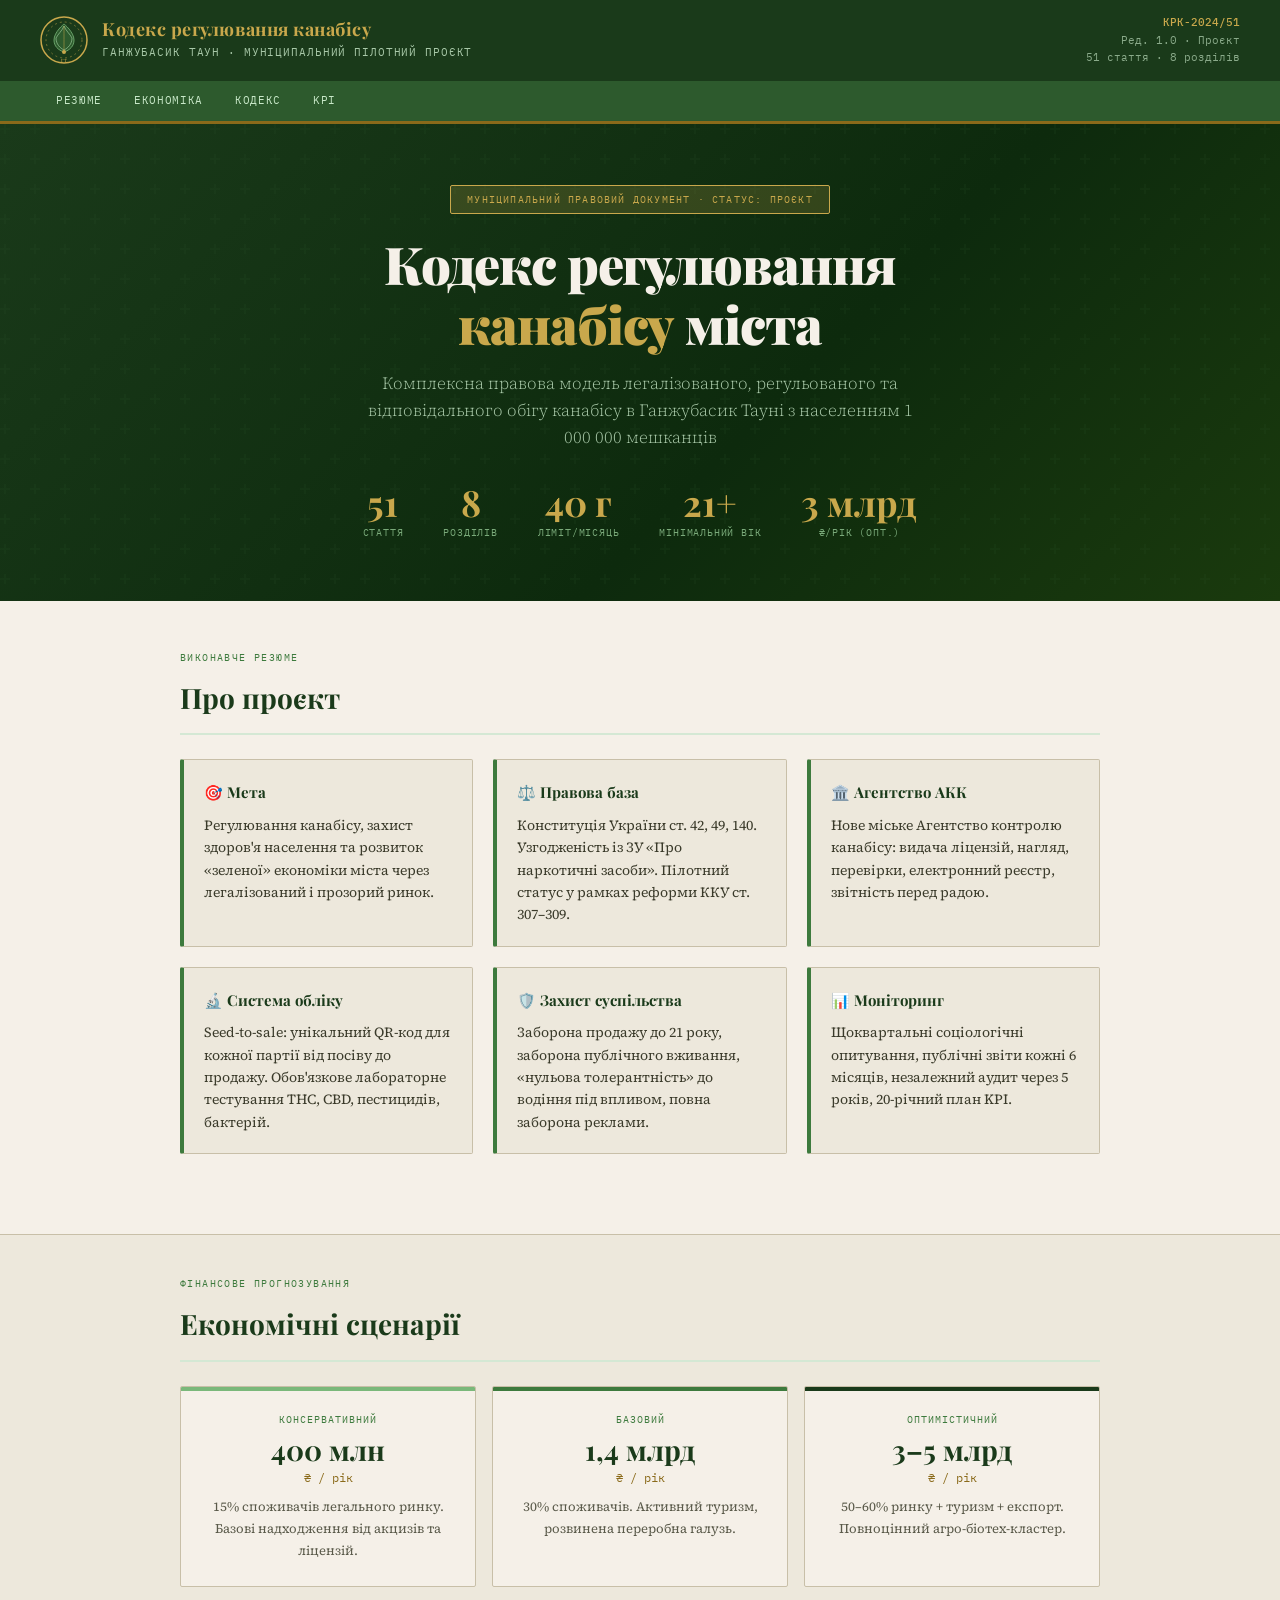
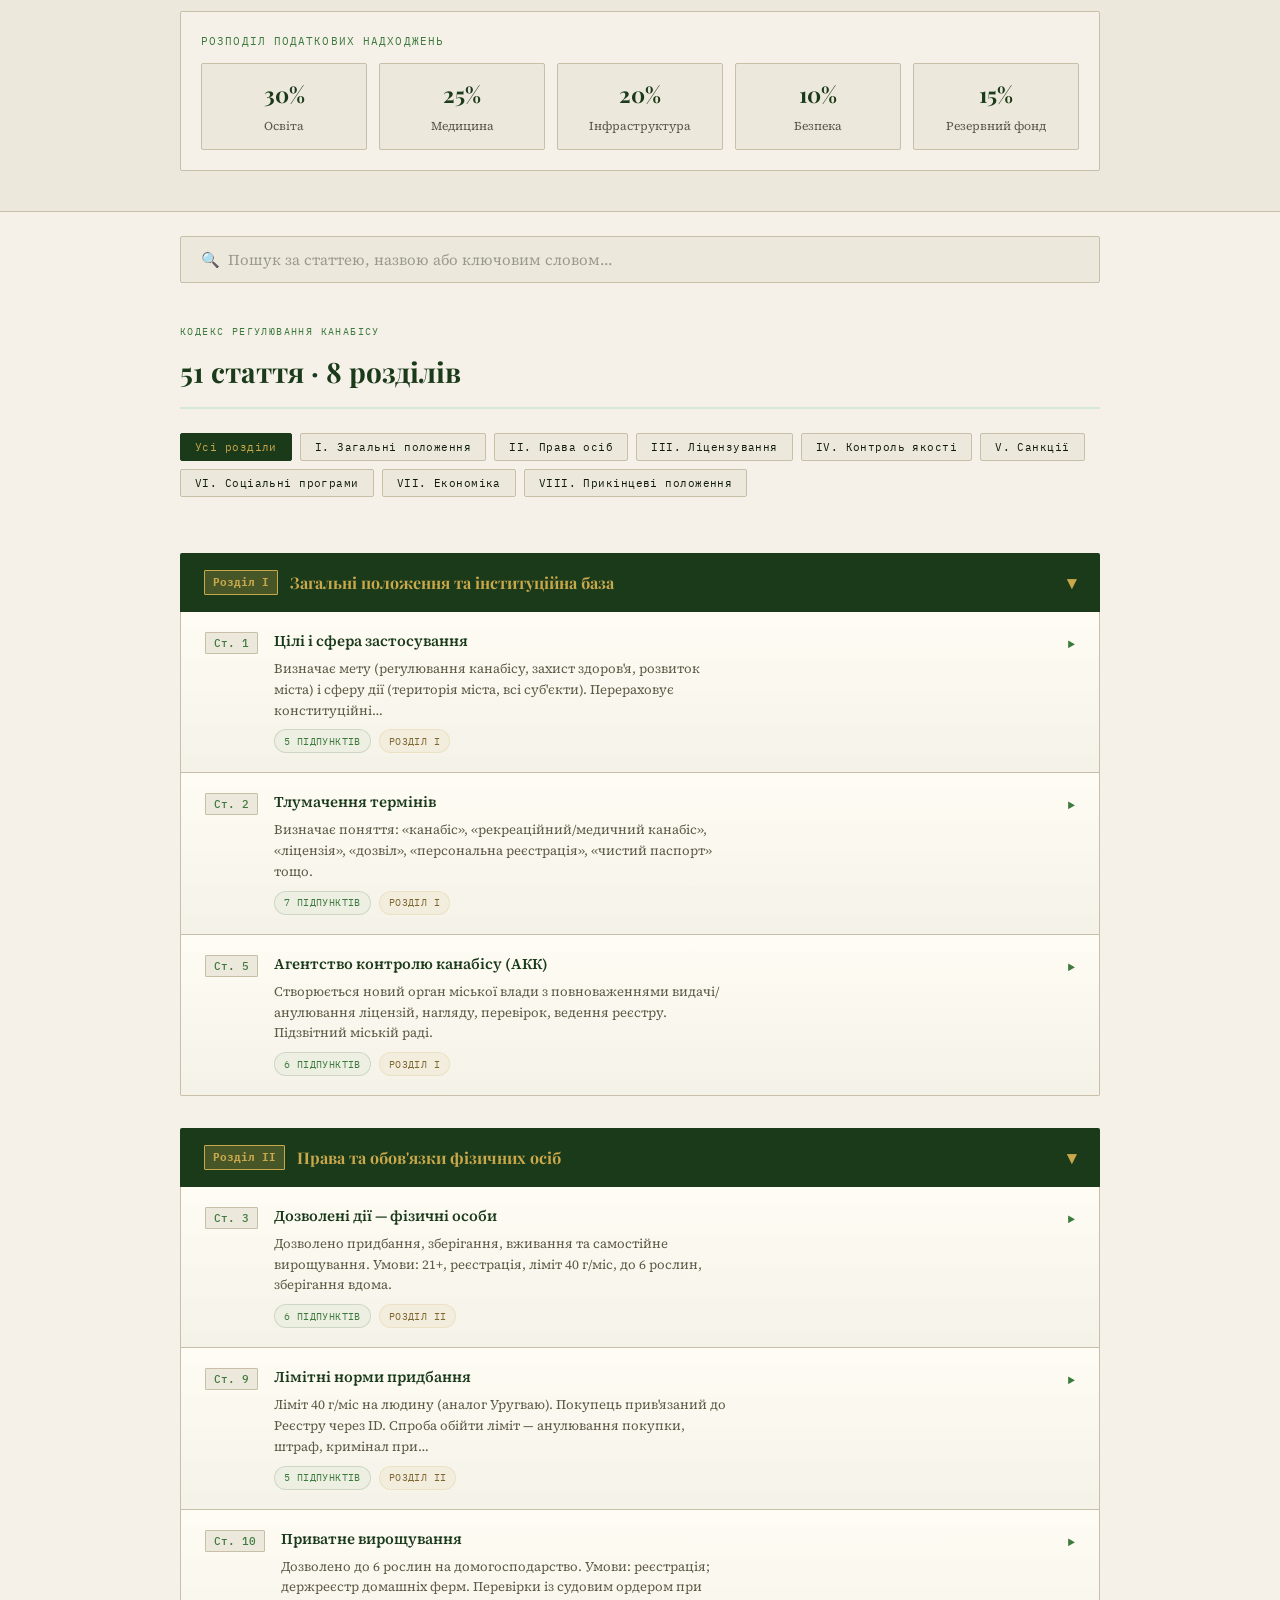
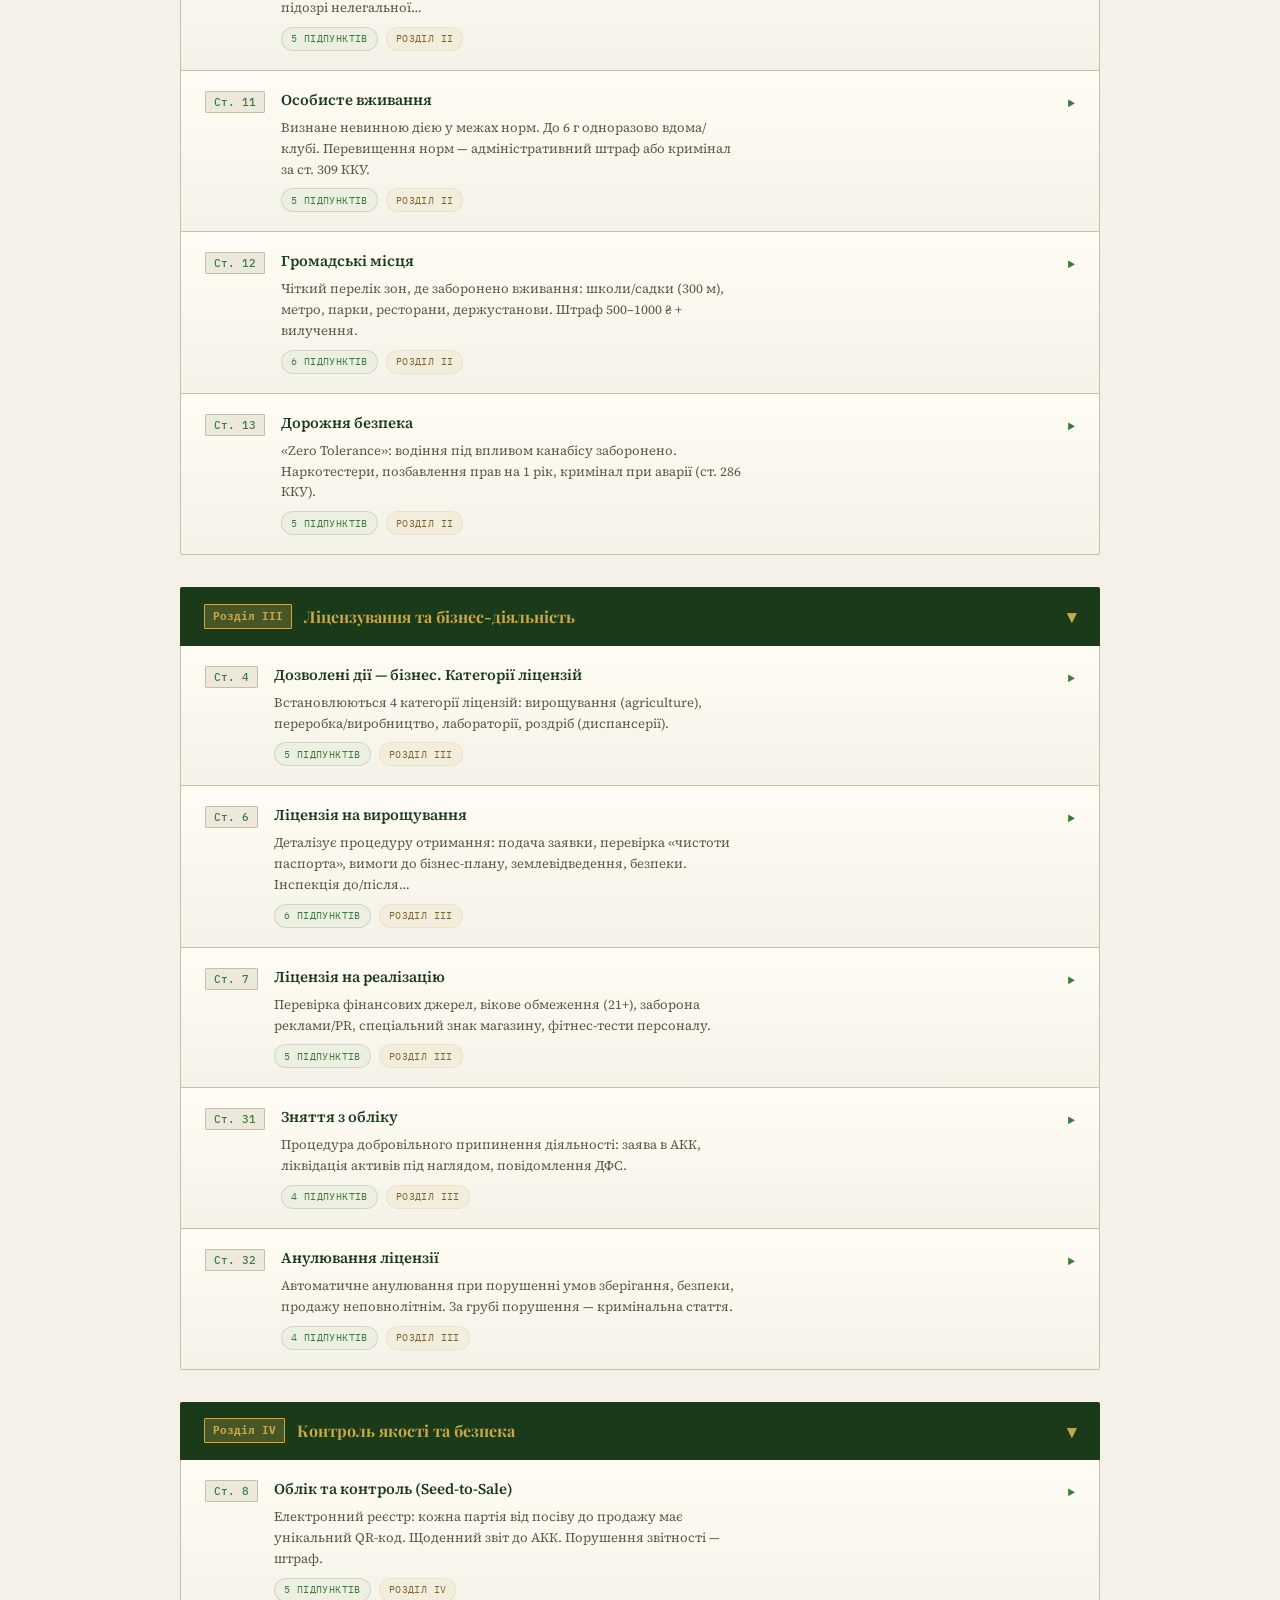
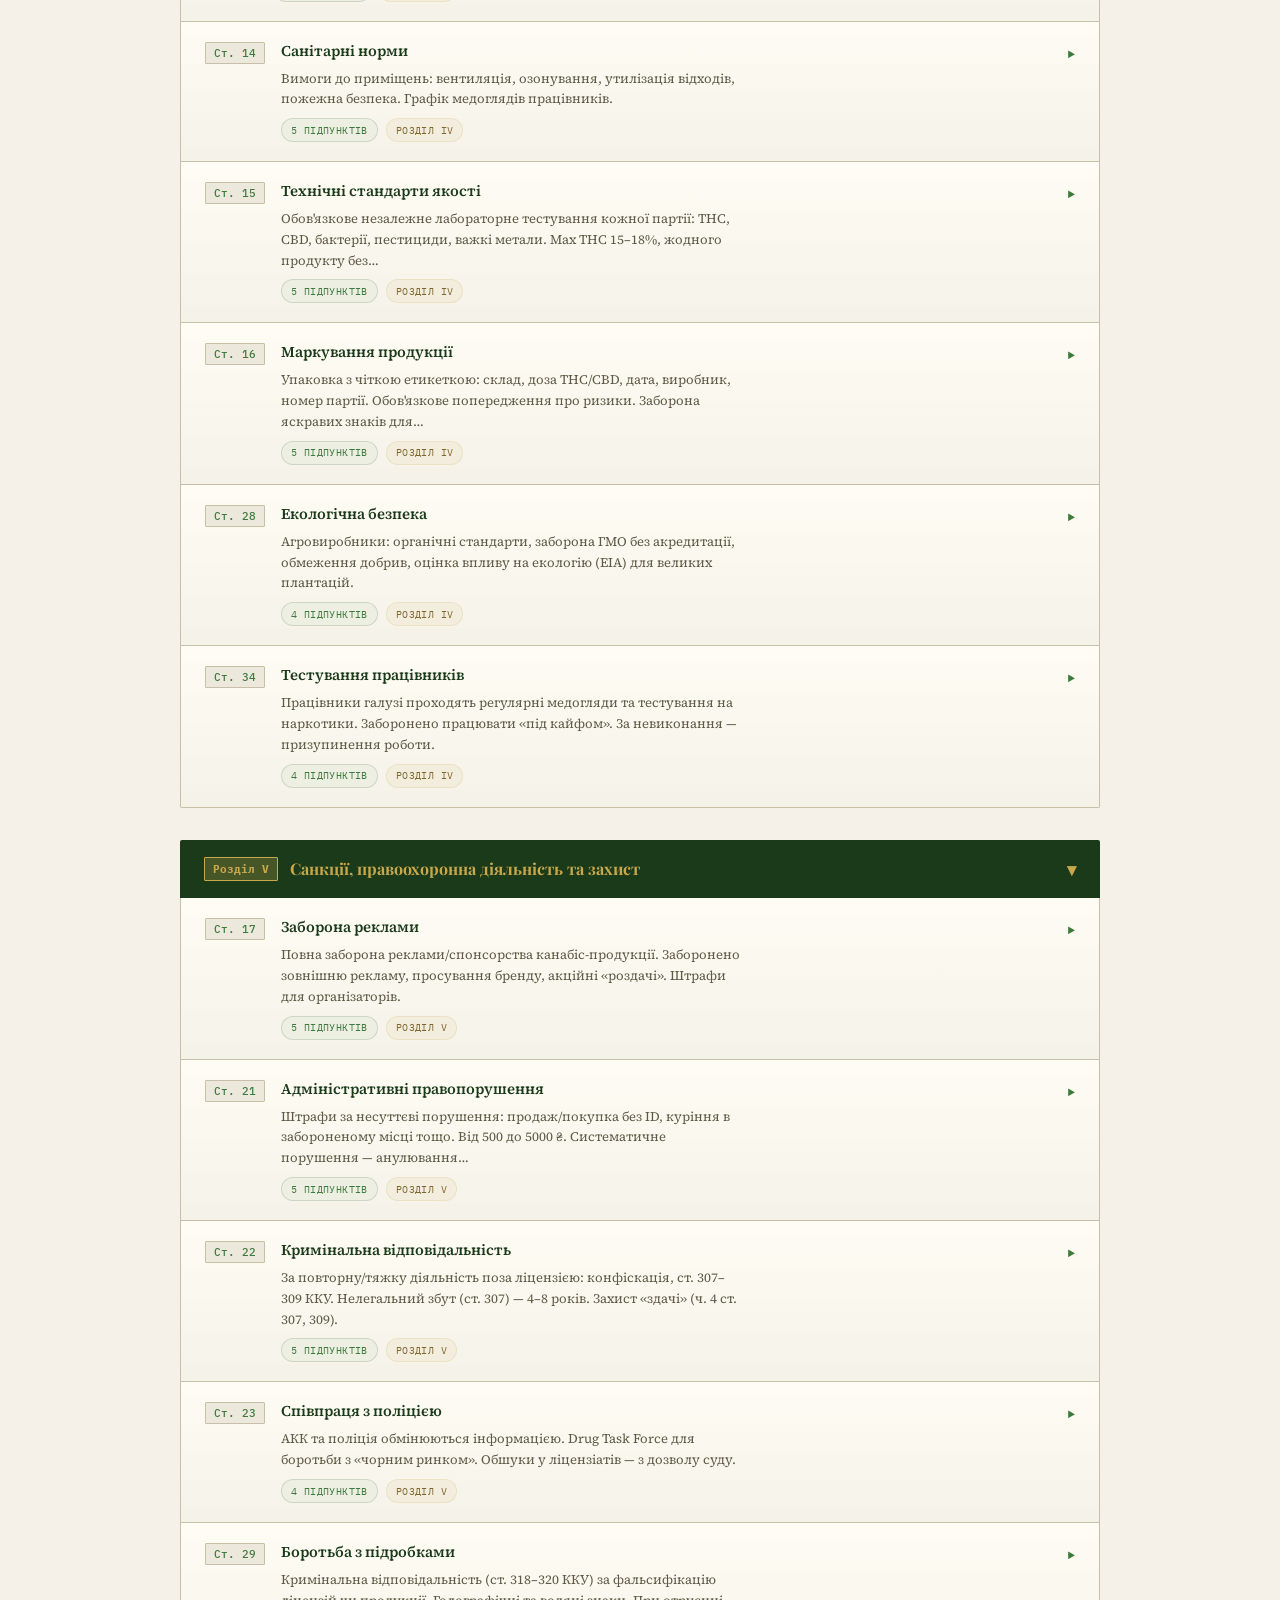
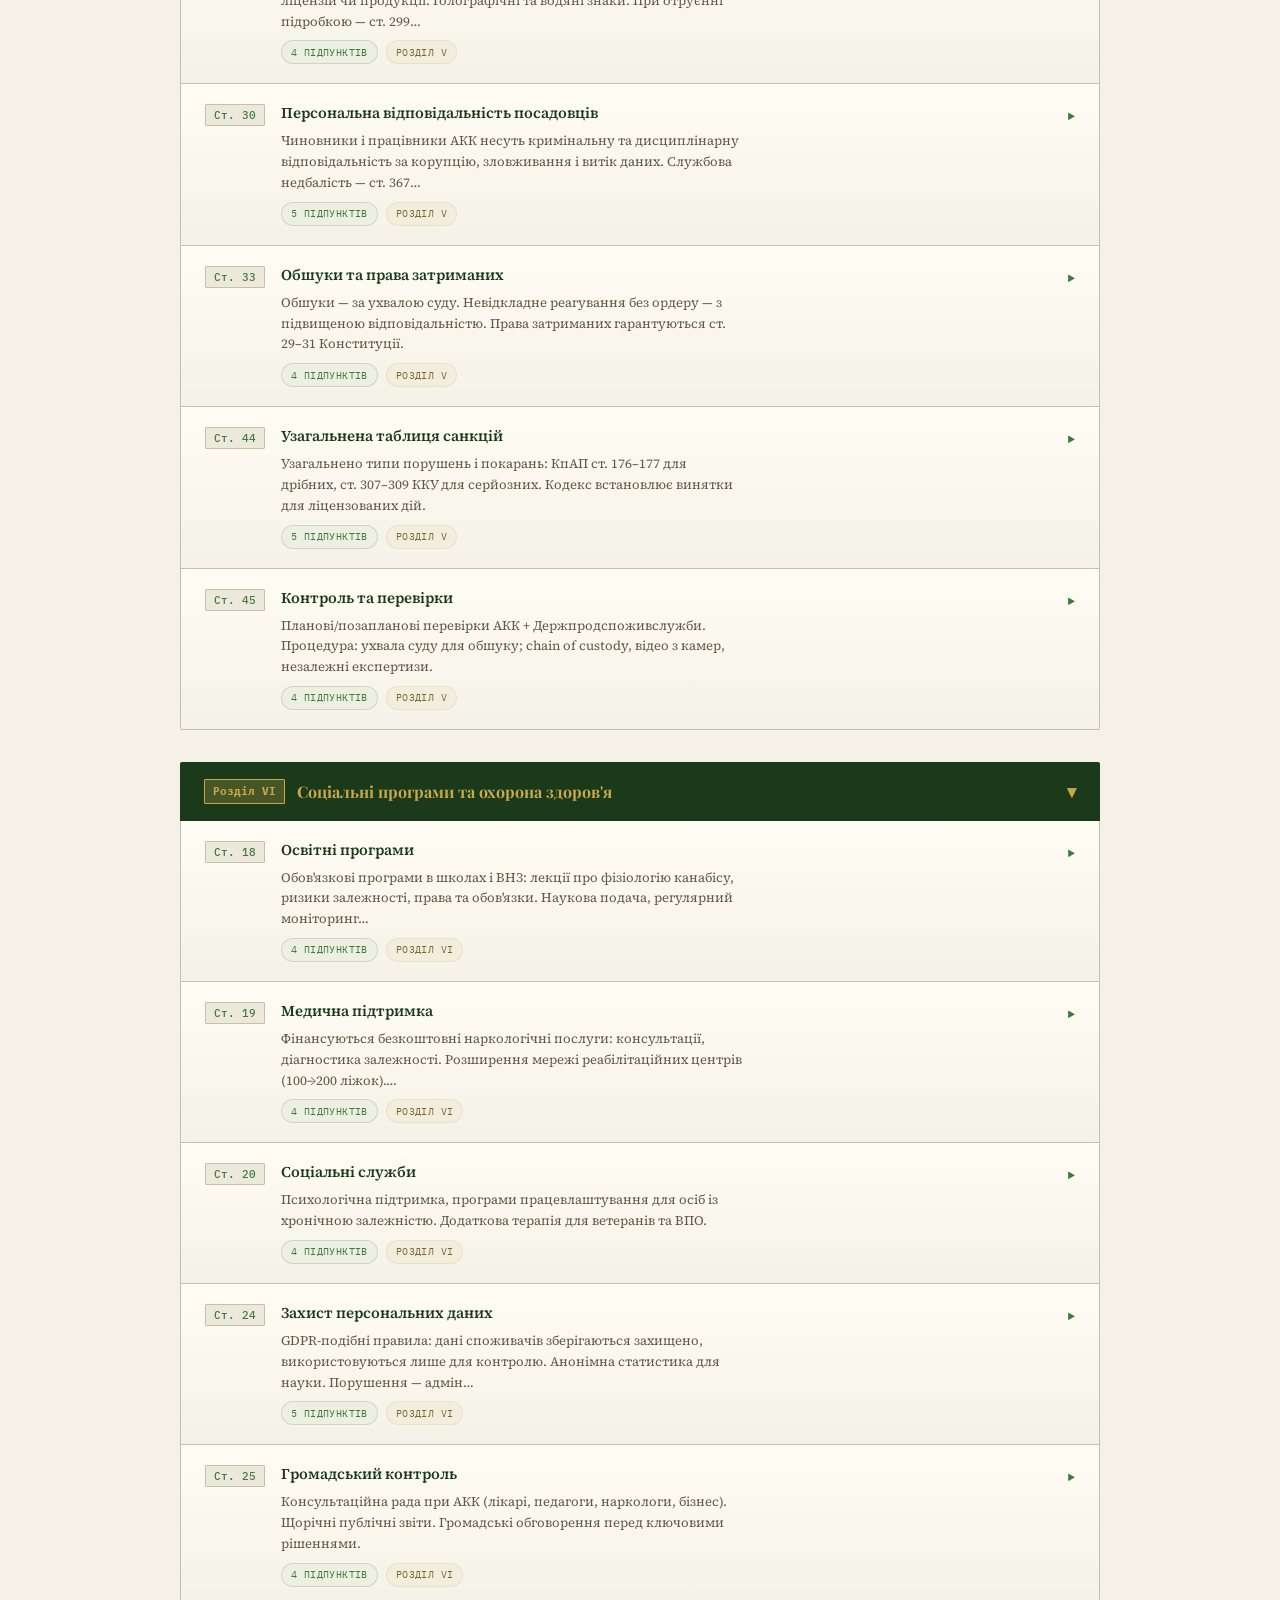
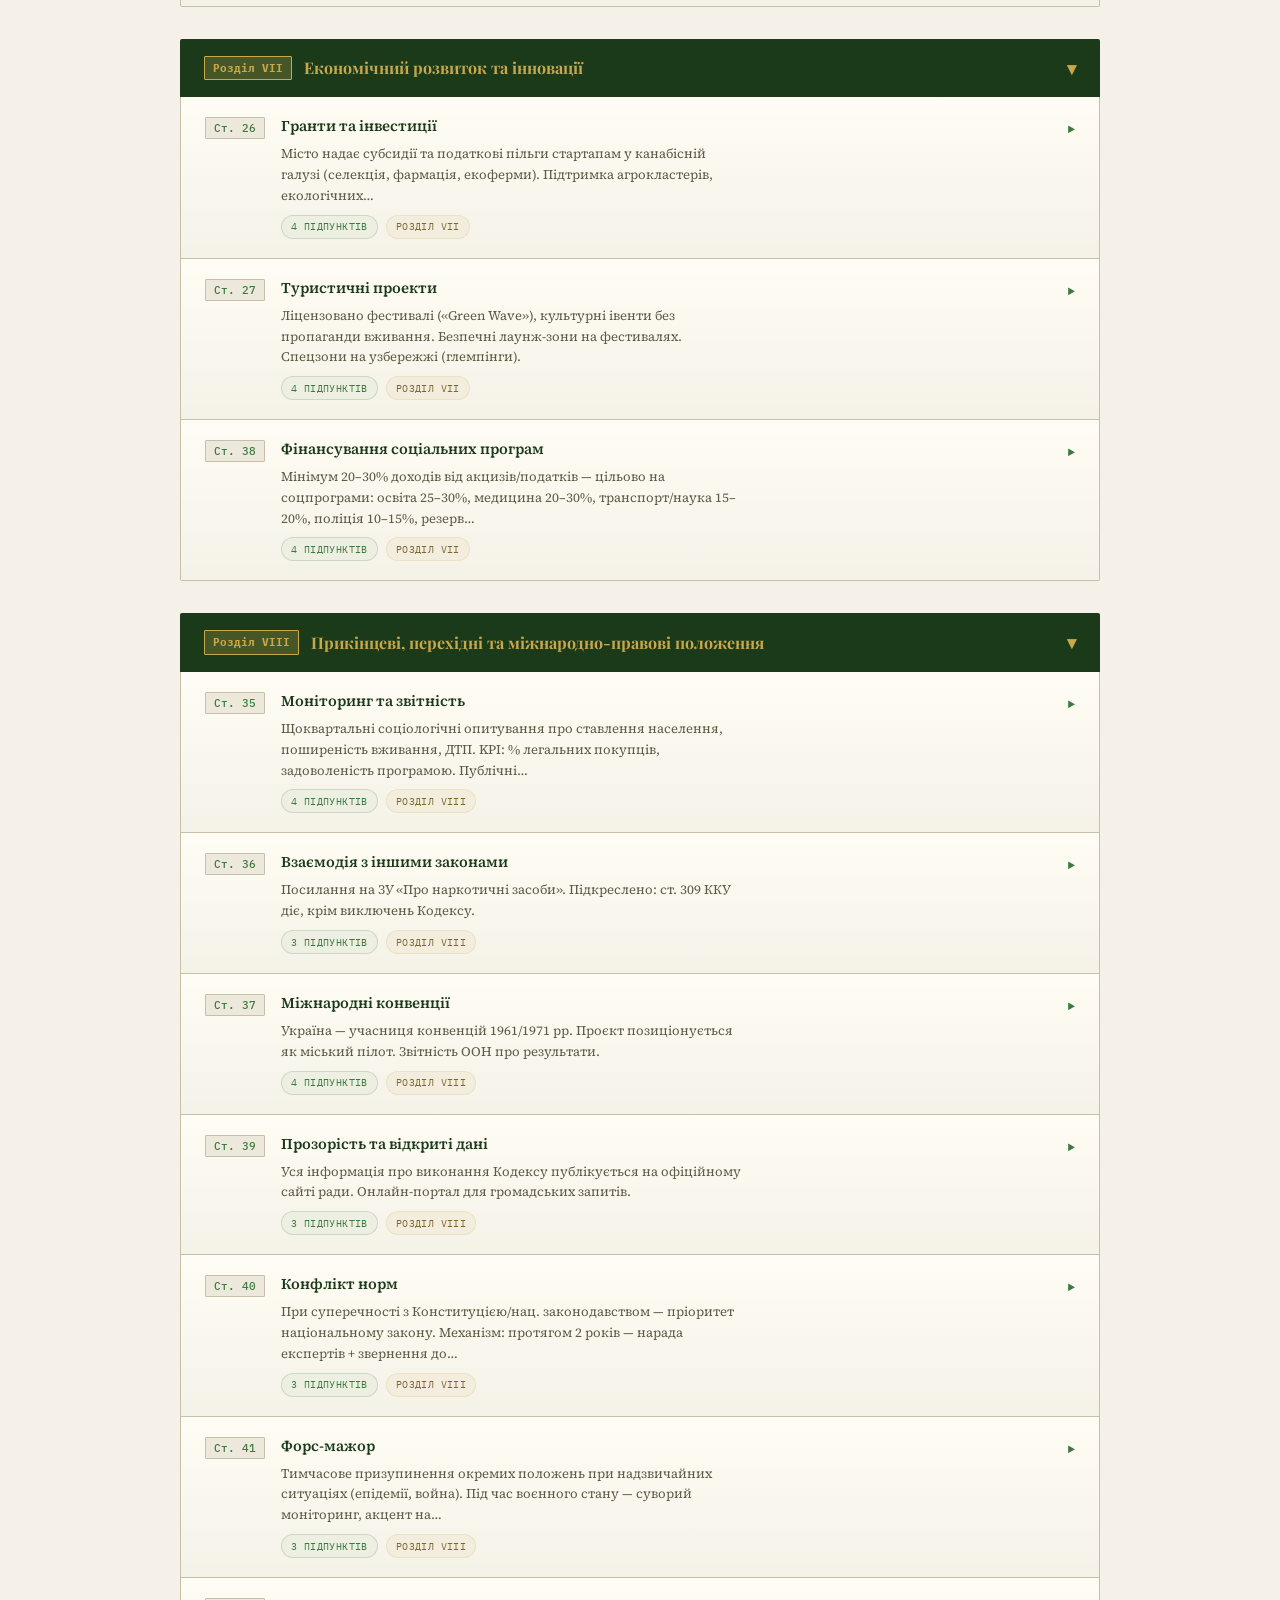
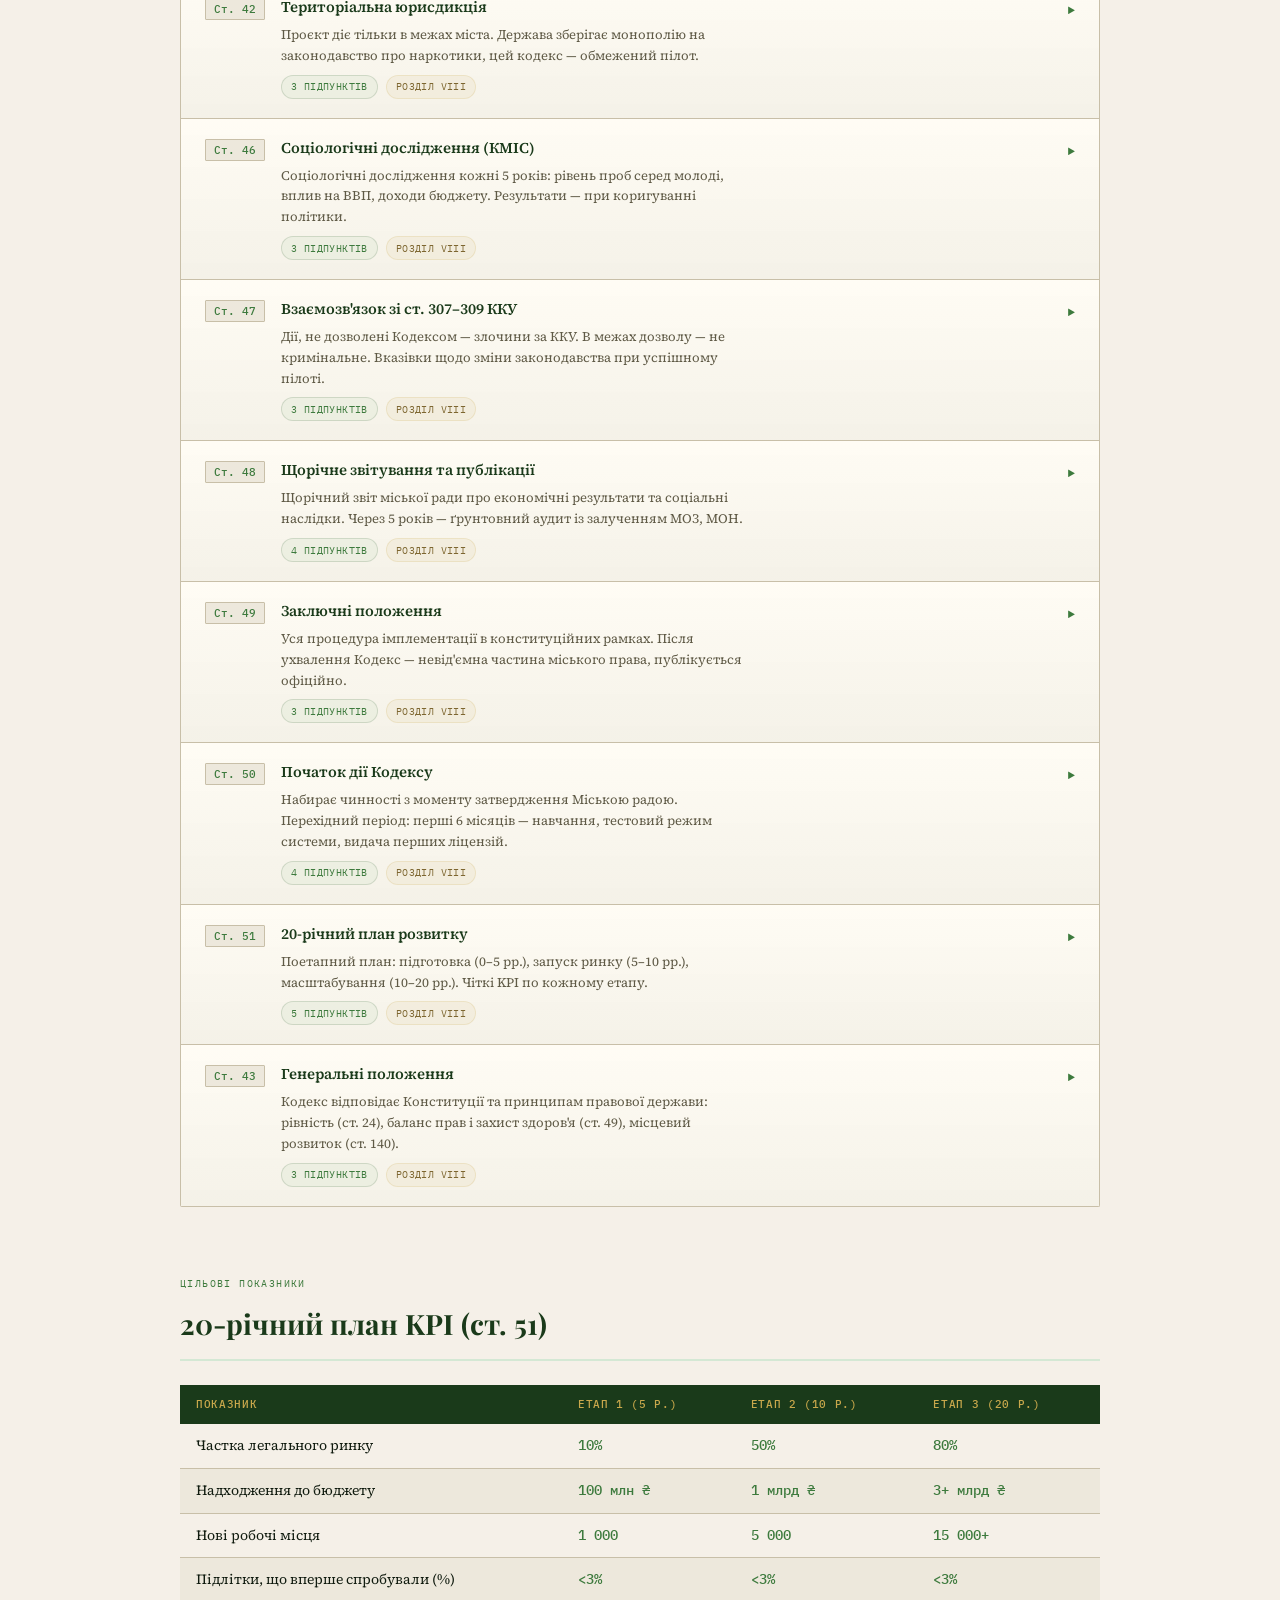
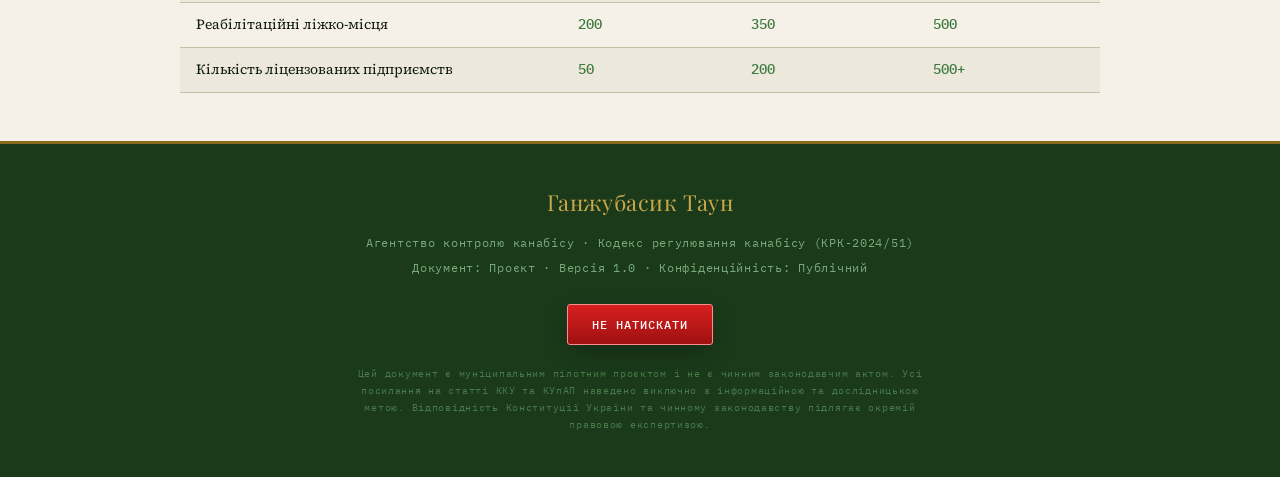
<file: index.html>
<!DOCTYPE html>
<html lang="uk">
<head>
<meta charset="UTF-8">
<meta name="viewport" content="width=device-width, initial-scale=1.0">
<title>Кодекс регулювання канабісу — Ганжубасик Таун</title>
<link rel="icon" type="image/svg+xml" href="assets/site-emblem.svg">
<link rel="preconnect" href="https://fonts.googleapis.com">
<link href="https://fonts.googleapis.com/css2?family=Playfair+Display:wght@400;700;900&family=Source+Serif+4:ital,wght@0,300;0,400;0,600;1,400&family=IBM+Plex+Mono:wght@400;500&display=swap" rel="stylesheet">
<style>
  :root {
    --ink: #0f1a0e;
    --paper: #f5f0e8;
    --paper2: #ede8dc;
    --paper3: #e4dece;
    --green-dark: #1a3a1a;
    --green-mid: #2d5a2d;
    --green-accent: #3d7a3d;
    --green-light: #7ab87a;
    --green-pale: #d4e8d4;
    --gold: #8a6a1a;
    --gold-light: #c9a84c;
    --red-law: #7a1a1a;
    --border: #c8bfa8;
    --shadow: rgba(15,26,14,0.12);
  }

  * { box-sizing: border-box; margin: 0; padding: 0; }

  body {
    font-family: 'Source Serif 4', Georgia, serif;
    background: var(--paper);
    color: var(--ink);
    line-height: 1.7;
    font-size: 16px;
  }

  /* ── HEADER ── */
  .site-header {
    background: var(--green-dark);
    color: #f5f0e8;
    padding: 0;
    position: sticky;
    top: 0;
    z-index: 100;
    border-bottom: 3px solid var(--gold);
  }
  .header-top {
    display: flex;
    align-items: center;
    justify-content: space-between;
    padding: 14px 40px;
    gap: 20px;
  }
  .header-logo {
    display: flex;
    align-items: center;
    gap: 14px;
  }
  .logo-emblem {
    width: 48px;
    height: 48px;
    flex-shrink: 0;
  }
  .header-title-group h1 {
    font-family: 'Playfair Display', serif;
    font-size: 18px;
    font-weight: 700;
    letter-spacing: 0.03em;
    color: var(--gold-light);
    line-height: 1.2;
  }
  .header-title-group p {
    font-size: 11px;
    font-family: 'IBM Plex Mono', monospace;
    color: #a8c8a8;
    letter-spacing: 0.08em;
    text-transform: uppercase;
    margin-top: 2px;
  }
  .header-meta {
    font-family: 'IBM Plex Mono', monospace;
    font-size: 11px;
    color: #8aaa8a;
    text-align: right;
    line-height: 1.6;
  }
  .header-meta span {
    display: block;
  }
  .header-meta .doc-num {
    color: var(--gold-light);
    font-weight: 500;
  }

  /* ── NAV ── */
  .site-nav {
    background: var(--green-mid);
    padding: 0 40px;
    display: flex;
    gap: 0;
    overflow-x: auto;
    scrollbar-width: none;
  }
  .site-nav::-webkit-scrollbar { display: none; }
  .nav-link {
    color: #c8e8c8;
    text-decoration: none;
    font-family: 'IBM Plex Mono', monospace;
    font-size: 11px;
    letter-spacing: 0.06em;
    text-transform: uppercase;
    padding: 10px 16px;
    white-space: nowrap;
    border-bottom: 2px solid transparent;
    transition: all 0.2s;
  }
  .nav-link:hover, .nav-link.active {
    color: var(--gold-light);
    border-bottom-color: var(--gold-light);
  }

  /* ── HERO ── */
  .hero {
    background: linear-gradient(135deg, var(--green-dark) 0%, #0d2a0d 60%, #1a3a0d 100%);
    padding: 60px 40px;
    text-align: center;
    position: relative;
    overflow: hidden;
  }
  .hero::before {
    content: '';
    position: absolute;
    inset: 0;
    background-image: url("data:image/svg+xml,%3Csvg width='60' height='60' viewBox='0 0 60 60' xmlns='http://www.w3.org/2000/svg'%3E%3Cg fill='none' fill-rule='evenodd'%3E%3Cg fill='%232d5a2d' fill-opacity='0.3'%3E%3Cpath d='M36 34v-4h-2v4h-4v2h4v4h2v-4h4v-2h-4zm0-30V0h-2v4h-4v2h4v4h2V6h4V4h-4zM6 34v-4H4v4H0v2h4v4h2v-4h4v-2H6zM6 4V0H4v4H0v2h4v4h2V6h4V4H6z'/%3E%3C/g%3E%3C/g%3E%3C/svg%3E");
    opacity: 0.4;
  }
  .hero-inner {
    position: relative;
    max-width: 800px;
    margin: 0 auto;
  }
  .hero-badge {
    display: inline-block;
    background: rgba(201,168,76,0.2);
    border: 1px solid var(--gold-light);
    color: var(--gold-light);
    font-family: 'IBM Plex Mono', monospace;
    font-size: 10px;
    letter-spacing: 0.12em;
    text-transform: uppercase;
    padding: 5px 16px;
    border-radius: 2px;
    margin-bottom: 20px;
  }
  .hero h2 {
    font-family: 'Playfair Display', serif;
    font-size: clamp(28px, 5vw, 52px);
    font-weight: 900;
    color: #f5f0e8;
    line-height: 1.15;
    margin-bottom: 16px;
    letter-spacing: -0.02em;
  }
  .hero h2 em {
    color: var(--gold-light);
    font-style: normal;
  }
  .hero-sub {
    font-size: 17px;
    color: #a8c8a8;
    max-width: 560px;
    margin: 0 auto 32px;
    line-height: 1.6;
    font-weight: 300;
  }
  .hero-stats {
    display: flex;
    justify-content: center;
    gap: 40px;
    flex-wrap: wrap;
  }
  .hero-stat {
    text-align: center;
  }
  .hero-stat-num {
    font-family: 'Playfair Display', serif;
    font-size: 36px;
    font-weight: 700;
    color: var(--gold-light);
    line-height: 1;
  }
  .hero-stat-label {
    font-family: 'IBM Plex Mono', monospace;
    font-size: 10px;
    color: #7aaa7a;
    letter-spacing: 0.08em;
    text-transform: uppercase;
    margin-top: 4px;
  }

  /* ── EXECUTIVE SUMMARY ── */
  .summary-section {
    max-width: 1000px;
    margin: 0 auto;
    padding: 48px 40px;
  }
  .section-label {
    font-family: 'IBM Plex Mono', monospace;
    font-size: 10px;
    letter-spacing: 0.14em;
    text-transform: uppercase;
    color: var(--green-accent);
    margin-bottom: 8px;
  }
  .section-title {
    font-family: 'Playfair Display', serif;
    font-size: 28px;
    font-weight: 700;
    color: var(--green-dark);
    margin-bottom: 24px;
    border-bottom: 2px solid var(--green-pale);
    padding-bottom: 12px;
  }
  .summary-grid {
    display: grid;
    grid-template-columns: repeat(auto-fit, minmax(280px, 1fr));
    gap: 20px;
    margin-bottom: 32px;
  }
  .summary-card {
    background: var(--paper2);
    border: 1px solid var(--border);
    border-left: 4px solid var(--green-accent);
    padding: 20px;
    border-radius: 2px;
  }
  .summary-card h3 {
    font-family: 'Playfair Display', serif;
    font-size: 15px;
    font-weight: 700;
    color: var(--green-dark);
    margin-bottom: 8px;
  }
  .summary-card p {
    font-size: 14px;
    color: #3a3a2a;
    line-height: 1.6;
  }

  /* ── ECON SCENARIOS ── */
  .econ-section {
    background: var(--paper2);
    border-top: 1px solid var(--border);
    border-bottom: 1px solid var(--border);
  }
  .econ-inner {
    max-width: 1000px;
    margin: 0 auto;
    padding: 40px;
  }
  .scenario-grid {
    display: grid;
    grid-template-columns: repeat(3, 1fr);
    gap: 16px;
    margin-top: 24px;
  }
  .scenario-card {
    background: var(--paper);
    border: 1px solid var(--border);
    padding: 24px;
    border-radius: 2px;
    text-align: center;
    position: relative;
    overflow: hidden;
  }
  .scenario-card::before {
    content: '';
    position: absolute;
    top: 0; left: 0; right: 0;
    height: 4px;
  }
  .scenario-card.conservative::before { background: var(--green-light); }
  .scenario-card.base::before { background: var(--green-accent); }
  .scenario-card.optimistic::before { background: var(--green-dark); }
  .scenario-label {
    font-family: 'IBM Plex Mono', monospace;
    font-size: 10px;
    letter-spacing: 0.1em;
    text-transform: uppercase;
    color: var(--green-accent);
    margin-bottom: 8px;
  }
  .scenario-amount {
    font-family: 'Playfair Display', serif;
    font-size: 28px;
    font-weight: 700;
    color: var(--green-dark);
    line-height: 1;
  }
  .scenario-unit {
    font-size: 12px;
    color: var(--gold);
    margin: 4px 0 8px;
    font-family: 'IBM Plex Mono', monospace;
  }
  .scenario-desc {
    font-size: 13px;
    color: #5a5a4a;
  }

  /* ── CHAPTERS ── */
  .chapters-nav {
    max-width: 1000px;
    margin: 0 auto;
    padding: 40px 40px 0;
  }
  .chapter-tabs {
    display: flex;
    flex-wrap: wrap;
    gap: 8px;
    margin-top: 16px;
  }
  .chapter-tab {
    background: var(--paper2);
    border: 1px solid var(--border);
    color: var(--ink);
    font-family: 'IBM Plex Mono', monospace;
    font-size: 11px;
    padding: 6px 14px;
    cursor: pointer;
    border-radius: 2px;
    transition:
      background-color 0.22s ease,
      color 0.22s ease,
      border-color 0.22s ease,
      transform 0.22s ease,
      box-shadow 0.22s ease;
    letter-spacing: 0.04em;
  }
  .chapter-tab:hover {
    transform: translateY(-1px);
    box-shadow: 0 8px 18px rgba(15, 26, 14, 0.08);
  }
  .chapter-tab:hover, .chapter-tab.active {
    background: var(--green-dark);
    color: var(--gold-light);
    border-color: var(--green-dark);
  }

  /* ── ARTICLES ── */
  .articles-section {
    max-width: 1000px;
    margin: 0 auto;
    padding: 24px 40px 60px;
  }
  .chapter-group {
    margin-bottom: 8px;
  }
  .chapter-header {
    background: var(--green-dark);
    color: var(--gold-light);
    padding: 14px 24px;
    font-family: 'Playfair Display', serif;
    font-size: 16px;
    font-weight: 700;
    margin-bottom: 0;
    display: flex;
    align-items: center;
    gap: 12px;
    border-radius: 2px 2px 0 0;
    margin-top: 32px;
    cursor: pointer;
    user-select: none;
    position: relative;
    overflow: hidden;
    transform: translateY(0);
    transition:
      background-color 0.26s ease,
      transform 0.26s cubic-bezier(0.22, 1, 0.36, 1),
      box-shadow 0.26s ease;
  }
  .chapter-header::after {
    content: '';
    position: absolute;
    inset: 0;
    background: linear-gradient(90deg, transparent 0%, rgba(201, 168, 76, 0.12) 50%, transparent 100%);
    opacity: 0;
    transition: opacity 0.24s ease;
    pointer-events: none;
  }
  .chapter-header:hover {
    background: var(--green-mid);
    transform: translateY(-1px);
    box-shadow: 0 12px 22px rgba(15, 26, 14, 0.12);
  }
  .chapter-header:hover::after { opacity: 1; }
  .chapter-header .ch-num {
    font-family: 'IBM Plex Mono', monospace;
    font-size: 11px;
    background: rgba(201,168,76,0.25);
    border: 1px solid var(--gold-light);
    padding: 2px 8px;
    border-radius: 1px;
    flex-shrink: 0;
  }
  .chapter-header .ch-toggle {
    margin-left: auto;
    font-size: 18px;
    transition: transform 0.3s;
    color: var(--gold-light);
  }
  .chapter-header.collapsed .ch-toggle { transform: rotate(-90deg); }
  .chapter-articles {
    border: 1px solid var(--border);
    border-top: none;
    border-radius: 0 0 2px 2px;
    overflow: hidden;
    opacity: 1;
    transform: translateY(0);
    transition:
      max-height 0.48s cubic-bezier(0.22, 1, 0.36, 1),
      opacity 0.22s ease,
      transform 0.34s cubic-bezier(0.22, 1, 0.36, 1);
    will-change: max-height, opacity;
  }
  .chapter-articles.collapsed {
    opacity: 0;
    transform: translateY(-8px);
    pointer-events: none;
  }

  /* ── ARTICLE ITEM ── */
  .article-item {
    position: relative;
    border-bottom: 1px solid var(--border);
    background: linear-gradient(180deg, rgba(255, 252, 245, 0.94) 0%, rgba(244, 241, 232, 0.96) 100%);
    transform: translateY(0);
    transition:
      transform 0.24s cubic-bezier(0.22, 1, 0.36, 1),
      box-shadow 0.24s ease,
      border-color 0.24s ease;
  }
  .article-item::before {
    content: '';
    position: absolute;
    left: 0;
    top: 12px;
    bottom: 12px;
    width: 3px;
    background: linear-gradient(180deg, var(--green-accent) 0%, var(--gold) 100%);
    opacity: 0;
    transition: opacity 0.24s ease;
  }
  .article-item::after {
    content: '';
    position: absolute;
    inset: 0;
    background: linear-gradient(180deg, rgba(122, 184, 122, 0.12) 0%, rgba(201, 168, 76, 0.05) 100%);
    opacity: 0;
    pointer-events: none;
    transition: opacity 0.24s ease;
  }
  .article-item:last-child { border-bottom: none; }
  .article-item:not(.article-expanded):hover,
  .article-item:not(.article-expanded):focus-within {
    transform: translateY(-2px);
    box-shadow: 0 14px 26px rgba(15, 26, 14, 0.09);
    z-index: 2;
  }
  .article-item:not(.article-expanded):hover::before,
  .article-item:not(.article-expanded):focus-within::before {
    opacity: 1;
  }
  .article-item:not(.article-expanded):hover::after,
  .article-item:not(.article-expanded):focus-within::after {
    opacity: 1;
  }
  .article-trigger {
    width: 100%;
    background-color: transparent;
    border: none;
    text-align: left;
    padding: 18px 24px;
    cursor: pointer;
    display: grid;
    grid-template-columns: auto minmax(0, 1fr) auto;
    align-items: start;
    gap: 16px;
    position: relative;
    z-index: 1;
    transition: background-color 0.22s ease;
    font-family: 'Source Serif 4', serif;
  }
  .article-trigger:hover { background-color: transparent; }
  .article-trigger.open { background-color: rgba(212, 232, 212, 0.44); }
  .article-num {
    font-family: 'IBM Plex Mono', monospace;
    font-size: 11px;
    font-weight: 500;
    color: var(--green-accent);
    background: var(--paper2);
    border: 1px solid var(--border);
    padding: 3px 8px;
    border-radius: 1px;
    white-space: nowrap;
    flex-shrink: 0;
    margin-top: 2px;
    align-self: start;
    transition:
      transform 0.24s cubic-bezier(0.22, 1, 0.36, 1),
      background-color 0.22s ease,
      border-color 0.22s ease,
      color 0.22s ease;
  }
  .article-main {
    min-width: 0;
    display: flex;
    flex-direction: column;
    gap: 8px;
    transition: transform 0.28s cubic-bezier(0.22, 1, 0.36, 1);
  }
  .article-title-text {
    display: block;
    font-size: 15px;
    font-weight: 600;
    color: var(--green-dark);
    line-height: 1.4;
    transition: color 0.22s ease;
  }
  .article-preview {
    display: block;
    max-width: 66ch;
    font-size: 13px;
    color: #5f5a46;
    line-height: 1.6;
    transition: color 0.22s ease;
  }
  .article-meta {
    display: flex;
    flex-wrap: wrap;
    gap: 8px;
  }
  .article-chip {
    display: inline-flex;
    align-items: center;
    min-height: 24px;
    padding: 4px 9px;
    border: 1px solid rgba(45, 90, 45, 0.16);
    border-radius: 999px;
    background: rgba(122, 184, 122, 0.08);
    color: var(--green-accent);
    font-family: 'IBM Plex Mono', monospace;
    font-size: 10px;
    letter-spacing: 0.04em;
    text-transform: uppercase;
    transition:
      background-color 0.22s ease,
      border-color 0.22s ease,
      color 0.22s ease,
      transform 0.24s cubic-bezier(0.22, 1, 0.36, 1);
  }
  .article-chip-muted {
    background: rgba(201, 168, 76, 0.08);
    color: #7d6630;
    border-color: rgba(201, 168, 76, 0.18);
  }
  .article-arrow {
    font-size: 14px;
    color: var(--green-accent);
    flex-shrink: 0;
    margin-top: 3px;
    transition: transform 0.28s cubic-bezier(0.22, 1, 0.36, 1), color 0.22s ease;
  }
  .article-item:not(.article-expanded):hover .article-main,
  .article-item:not(.article-expanded):focus-within .article-main {
    transform: translateX(5px);
  }
  .article-item:not(.article-expanded):hover .article-num,
  .article-item:not(.article-expanded):focus-within .article-num {
    transform: translateY(-1px);
    background-color: #f3ecdc;
    border-color: rgba(61, 122, 61, 0.22);
    color: var(--green-mid);
  }
  .article-item:not(.article-expanded):hover .article-title-text,
  .article-item:not(.article-expanded):focus-within .article-title-text {
    color: var(--green-mid);
  }
  .article-item:not(.article-expanded):hover .article-preview,
  .article-item:not(.article-expanded):focus-within .article-preview {
    color: #4f4a38;
  }
  .article-item:not(.article-expanded):hover .article-chip,
  .article-item:not(.article-expanded):focus-within .article-chip {
    transform: translateY(-1px);
    background: rgba(122, 184, 122, 0.14);
    border-color: rgba(61, 122, 61, 0.24);
  }
  .article-item:not(.article-expanded):hover .article-chip-muted,
  .article-item:not(.article-expanded):focus-within .article-chip-muted {
    background: rgba(201, 168, 76, 0.14);
    border-color: rgba(201, 168, 76, 0.28);
  }
  .article-item:not(.article-expanded):hover .article-trigger:not(.open) .article-arrow,
  .article-item:not(.article-expanded):focus-within .article-trigger:not(.open) .article-arrow {
    transform: translateX(4px);
    color: var(--gold);
  }
  .article-trigger.open .article-arrow { transform: rotate(90deg); }
  .article-item:not(.article-expanded):hover .article-trigger.open .article-arrow,
  .article-item:not(.article-expanded):focus-within .article-trigger.open .article-arrow {
    transform: rotate(90deg) translateX(4px);
    color: var(--gold);
  }

  .article-body {
    max-height: 0;
    padding: 0 24px;
    background: var(--paper);
    border-top: 1px solid var(--green-pale);
    overflow: hidden;
    opacity: 0;
    transform: translateY(-8px);
    pointer-events: none;
    transition:
      max-height 0.42s cubic-bezier(0.22, 1, 0.36, 1),
      padding-bottom 0.42s cubic-bezier(0.22, 1, 0.36, 1),
      opacity 0.2s ease,
      transform 0.34s cubic-bezier(0.22, 1, 0.36, 1);
    will-change: max-height, opacity;
  }
  .article-body.open {
    padding-bottom: 24px;
    opacity: 1;
    transform: translateY(0);
    pointer-events: auto;
  }
  .article-summary {
    background: var(--paper2);
    border-left: 3px solid var(--green-accent);
    padding: 14px 18px;
    margin-bottom: 16px;
    margin-top: 16px;
    font-size: 14px;
    color: #3a3a2a;
    line-height: 1.65;
    font-style: italic;
  }
  .article-body h4 {
    font-family: 'IBM Plex Mono', monospace;
    font-size: 10px;
    letter-spacing: 0.12em;
    text-transform: uppercase;
    color: var(--green-accent);
    margin: 20px 0 10px;
    padding-bottom: 4px;
    border-bottom: 1px solid var(--green-pale);
  }
  .subpoints {
    list-style: none;
    padding: 0;
  }
  .subpoints li {
    display: flex;
    gap: 12px;
    padding: 8px 0;
    font-size: 14px;
    color: var(--ink);
    border-bottom: 1px dotted var(--border);
    line-height: 1.55;
    opacity: 0;
    transform: translateY(10px);
    transition:
      opacity 0.22s ease,
      transform 0.34s cubic-bezier(0.22, 1, 0.36, 1);
    transition-delay: 0s;
  }
  .subpoints li:last-child { border-bottom: none; }
  .article-body.open .subpoints li {
    opacity: 1;
    transform: translateY(0);
    transition-delay: var(--subpoint-delay, 0ms);
  }
  .subpoints .sp-num {
    font-family: 'IBM Plex Mono', monospace;
    font-size: 11px;
    color: var(--gold);
    flex-shrink: 0;
    margin-top: 1px;
    font-weight: 500;
  }
  .penalty-tag {
    display: inline-block;
    font-family: 'IBM Plex Mono', monospace;
    font-size: 10px;
    padding: 2px 7px;
    border-radius: 1px;
    margin-left: 6px;
    letter-spacing: 0.04em;
    vertical-align: middle;
  }
  .penalty-admin {
    background: #fff3cd;
    color: #856404;
    border: 1px solid #ffc107;
  }
  .penalty-criminal {
    background: #f8d7da;
    color: #721c24;
    border: 1px solid #dc3545;
  }
  .penalty-license {
    background: #d1ecf1;
    color: #0c5460;
    border: 1px solid #17a2b8;
  }

  /* ── FOOTER ── */
  footer {
    background: var(--green-dark);
    color: #7aaa7a;
    text-align: center;
    padding: 40px;
    position: relative;
    font-family: 'IBM Plex Mono', monospace;
    font-size: 12px;
    letter-spacing: 0.06em;
    border-top: 3px solid var(--gold);
  }
  footer .footer-title {
    font-family: 'Playfair Display', serif;
    font-size: 22px;
    color: var(--gold-light);
    margin-bottom: 12px;
    letter-spacing: 0.02em;
  }
  footer p { margin: 4px 0; }
  footer .footer-legal {
    color: #4a7a4a;
    font-size: 10px;
    margin-top: 20px;
    max-width: 600px;
    margin-left: auto;
    margin-right: auto;
    line-height: 1.7;
  }
  .danger-button {
    display: inline-flex;
    align-items: center;
    justify-content: center;
    margin-top: 22px;
    padding: 12px 24px;
    border: 1px solid #ff8c8c;
    border-radius: 3px;
    background: linear-gradient(180deg, #d81f1f 0%, #9f1111 100%);
    color: #fff7f7;
    font-family: 'IBM Plex Mono', monospace;
    font-size: 12px;
    font-weight: 500;
    letter-spacing: 0.08em;
    text-transform: uppercase;
    cursor: pointer;
    position: relative;
    z-index: 9805;
    box-shadow: 0 10px 24px rgba(0, 0, 0, 0.2);
    transition:
      transform 0.18s ease,
      box-shadow 0.18s ease,
      filter 0.18s ease,
      border-color 0.18s ease;
  }
  .danger-button:hover {
    transform: translateY(-1px);
    box-shadow: 0 14px 28px rgba(0, 0, 0, 0.26);
    filter: brightness(1.06);
  }
  body.danger-hover-active .danger-button {
    transform: translateY(-2px) scale(1.04);
    box-shadow: 0 18px 42px rgba(120, 10, 10, 0.34);
    border-color: #ffd3a8;
    filter: brightness(1.08) saturate(1.08);
  }
  .danger-button:active { transform: translateY(0); }
  .temptation-overlay {
    --danger-spot-x: 50vw;
    --danger-spot-y: 86vh;
    position: fixed;
    inset: 0;
    pointer-events: none;
    opacity: 0;
    overflow: hidden;
    z-index: 9700;
    transition: opacity 0.18s ease;
  }
  .temptation-overlay::before {
    content: '';
    position: absolute;
    inset: 0;
    background:
      radial-gradient(circle at var(--danger-spot-x) var(--danger-spot-y), rgba(255, 223, 149, 0.18) 0%, rgba(255, 223, 149, 0) 18%),
      radial-gradient(circle at var(--danger-spot-x) calc(var(--danger-spot-y) + 5vh), rgba(216, 31, 31, 0.28) 0%, rgba(216, 31, 31, 0) 24%),
      linear-gradient(180deg, rgba(8, 14, 10, 0.28) 0%, rgba(61, 0, 0, 0.34) 100%);
    animation: temptationPulse 0.95s ease-in-out infinite alternate;
  }
  .temptation-overlay::after {
    content: '';
    position: absolute;
    inset: -12%;
    background:
      repeating-linear-gradient(
        120deg,
        rgba(255, 210, 120, 0.08) 0 24px,
        rgba(255, 210, 120, 0) 24px 56px
      );
    opacity: 0.5;
    animation: temptationSweep 11s linear infinite;
  }
  body.danger-hover-active .temptation-overlay {
    opacity: 1;
  }
  .temptation-call,
  .temptation-arrow {
    position: absolute;
    left: 0;
    top: 0;
    --item-shift-x: 0px;
    --item-shift-y: 0px;
    font-family: 'IBM Plex Mono', monospace;
    letter-spacing: 0.12em;
    text-transform: uppercase;
    text-shadow: 0 8px 18px rgba(0, 0, 0, 0.28);
    opacity: 0;
    transition: opacity 0.18s ease;
  }
  .temptation-call {
    color: #fff1cf;
    font-size: clamp(14px, 2.4vw, 28px);
    font-weight: 500;
    white-space: nowrap;
    animation: temptationChant 0.85s ease-in-out infinite alternate;
  }
  .temptation-arrow {
    color: #ffd46a;
    font-size: clamp(24px, 6vw, 58px);
    animation: temptationArrow 0.9s ease-in-out infinite alternate;
  }
  body.danger-hover-active .temptation-call,
  body.danger-hover-active .temptation-arrow {
    opacity: 1;
  }
  .temptation-call.call-1 { animation-delay: 0s; }
  .temptation-call.call-2 { animation-delay: 0.12s; }
  .temptation-call.call-3 { animation-delay: 0.26s; }
  .temptation-call.call-4 { animation-delay: 0.18s; }
  .temptation-call.call-5 { animation-delay: 0.32s; }
  .temptation-call.call-6 { animation-delay: 0.08s; }
  .temptation-call.call-7 {
    font-size: clamp(18px, 3vw, 34px);
    animation-delay: 0.15s;
  }
  .temptation-arrow.arrow-1 { animation-delay: 0s; }
  .temptation-arrow.arrow-2 { animation-delay: 0.14s; }
  .temptation-arrow.arrow-3 { animation-delay: 0.28s; }
  .temptation-arrow.arrow-4 { animation-delay: 0.08s; }
  .temptation-arrow.arrow-5 { animation-delay: 0.2s; }
  .temptation-arrow.arrow-6 { animation-delay: 0.34s; }
  @keyframes temptationPulse {
    from { opacity: 0.72; filter: saturate(0.96); }
    to { opacity: 0.94; filter: saturate(1.08); }
  }
  @keyframes temptationSweep {
    from { transform: translate3d(-2%, 0, 0); }
    to { transform: translate3d(2%, 0, 0); }
  }
  @keyframes temptationChant {
    from { transform: translate3d(var(--item-shift-x), var(--item-shift-y), 0) scale(0.98); }
    to { transform: translate3d(var(--item-shift-x), calc(var(--item-shift-y) - 6px), 0) scale(1.02); }
  }
  @keyframes temptationArrow {
    from { transform: translate3d(var(--item-shift-x), calc(var(--item-shift-y) - 2px), 0) scale(0.96); }
    to { transform: translate3d(var(--item-shift-x), calc(var(--item-shift-y) + 8px), 0) scale(1.04); }
  }
  .rickroll-overlay {
    position: fixed;
    inset: 0;
    display: none;
    align-items: center;
    justify-content: center;
    padding: 24px;
    background: rgba(6, 10, 8, 0.9);
    z-index: 9999;
  }
  .rickroll-overlay.open { display: flex; }
  .rickroll-modal {
    width: min(100%, 960px);
    position: relative;
    background: #000;
    border: 2px solid var(--gold-light);
    box-shadow: 0 24px 60px rgba(0, 0, 0, 0.45);
  }
  .rickroll-head {
    display: flex;
    align-items: center;
    justify-content: center;
    min-height: 76px;
    padding: 18px 72px 12px;
    background: linear-gradient(180deg, rgba(216,31,31,0.22) 0%, rgba(26,58,26,0.92) 100%);
    color: #fff4f4;
    font-family: 'IBM Plex Mono', monospace;
    font-size: 18px;
    letter-spacing: 0.08em;
    text-transform: uppercase;
    text-align: center;
  }
  .rickroll-video {
    display: block;
    width: 100%;
    aspect-ratio: 16 / 9;
    border: 0;
    background: #000;
  }
  .rickroll-close {
    position: absolute;
    top: -14px;
    right: -14px;
    width: 40px;
    height: 40px;
    border: 1px solid #ffd7d7;
    border-radius: 999px;
    background: #a01313;
    color: #fff;
    font-family: 'IBM Plex Mono', monospace;
    font-size: 18px;
    cursor: pointer;
    box-shadow: 0 10px 22px rgba(0, 0, 0, 0.34);
  }
  body.no-scroll { overflow: hidden; }

  /* ── SEARCH ── */
  .search-bar {
    max-width: 1000px;
    margin: 0 auto;
    padding: 24px 40px 0;
  }
  .search-input {
    width: 100%;
    padding: 12px 20px;
    font-family: 'Source Serif 4', serif;
    font-size: 15px;
    background: var(--paper2);
    border: 1px solid var(--border);
    border-radius: 2px;
    color: var(--ink);
    outline: none;
    transition: border-color 0.2s;
  }
  .search-input::placeholder { color: #9a9a8a; }
  .search-input:focus { border-color: var(--green-accent); }

  /* ── KPI TABLE ── */
  .kpi-section {
    max-width: 1000px;
    margin: 0 auto;
    padding: 0 40px 48px;
  }
  .kpi-table {
    width: 100%;
    border-collapse: collapse;
    font-size: 14px;
    margin-top: 20px;
  }
  .kpi-table th {
    background: var(--green-dark);
    color: var(--gold-light);
    font-family: 'IBM Plex Mono', monospace;
    font-size: 11px;
    letter-spacing: 0.06em;
    text-transform: uppercase;
    padding: 10px 16px;
    text-align: left;
    font-weight: 500;
  }
  .kpi-table td {
    padding: 10px 16px;
    border-bottom: 1px solid var(--border);
    color: var(--ink);
  }
  .kpi-table tr:nth-child(even) td { background: var(--paper2); }
  .kpi-table .kpi-val {
    font-family: 'IBM Plex Mono', monospace;
    color: var(--green-accent);
    font-weight: 500;
  }

  @media (max-width: 680px) {
    .header-top { padding: 12px 20px; }
    .hero { padding: 40px 20px; }
    .summary-section, .articles-section, .search-bar, .chapters-nav, .kpi-section, .econ-inner { padding-left: 20px; padding-right: 20px; }
    .scenario-grid { grid-template-columns: 1fr; }
    .site-nav { padding: 0 20px; }
    .hero-stats { gap: 24px; }
    .article-trigger {
      grid-template-columns: minmax(0, 1fr) auto;
      gap: 12px;
      padding: 16px 18px;
    }
    .article-num {
      grid-column: 1 / -1;
      width: fit-content;
      margin-top: 0;
    }
    .article-main {
      grid-column: 1 / 2;
    }
    .article-arrow {
      grid-column: 2 / 3;
      grid-row: 2;
      margin-top: 2px;
    }
    .article-preview {
      max-width: none;
    }
  }
</style>
</head>
<body>

<!-- HEADER -->
<header class="site-header">
  <div class="header-top">
    <div class="header-logo">
      <img class="logo-emblem" src="assets/site-emblem.svg" alt="">
      <div class="header-title-group">
        <h1>Кодекс регулювання канабісу</h1>
        <p>Ганжубасик Таун · Муніципальний пілотний проєкт</p>
      </div>
    </div>
    <div class="header-meta">
      <span class="doc-num">КРК-2024/51</span>
      <span>Ред. 1.0 · Проєкт</span>
      <span>51 стаття · 8 розділів</span>
    </div>
  </div>
  <nav class="site-nav">
    <a href="#summary" class="nav-link">Резюме</a>
    <a href="#economics" class="nav-link">Економіка</a>
    <a href="#articles" class="nav-link">Кодекс</a>
    <a href="#kpi" class="nav-link">KPI</a>
  </nav>
</header>

<!-- HERO -->
<section class="hero">
  <div class="hero-inner">
    <div class="hero-badge">Муніципальний правовий документ · Статус: Проєкт</div>
    <h2>Кодекс регулювання<br><em>канабісу</em> міста</h2>
    <p class="hero-sub">Комплексна правова модель легалізованого, регульованого та відповідального обігу канабісу в Ганжубасик Тауні з населенням 1 000 000 мешканців</p>
    <div class="hero-stats">
      <div class="hero-stat">
        <div class="hero-stat-num">51</div>
        <div class="hero-stat-label">Стаття</div>
      </div>
      <div class="hero-stat">
        <div class="hero-stat-num">8</div>
        <div class="hero-stat-label">Розділів</div>
      </div>
      <div class="hero-stat">
        <div class="hero-stat-num">40 г</div>
        <div class="hero-stat-label">Ліміт/місяць</div>
      </div>
      <div class="hero-stat">
        <div class="hero-stat-num">21+</div>
        <div class="hero-stat-label">Мінімальний вік</div>
      </div>
      <div class="hero-stat">
        <div class="hero-stat-num">3 млрд</div>
        <div class="hero-stat-label">₴/рік (опт.)</div>
      </div>
    </div>
  </div>
</section>

<!-- SUMMARY -->
<section id="summary" class="summary-section">
  <div class="section-label">Виконавче резюме</div>
  <h2 class="section-title">Про проєкт</h2>
  <div class="summary-grid">
    <div class="summary-card">
      <h3>🎯 Мета</h3>
      <p>Регулювання канабісу, захист здоров'я населення та розвиток «зеленої» економіки міста через легалізований і прозорий ринок.</p>
    </div>
    <div class="summary-card">
      <h3>⚖️ Правова база</h3>
      <p>Конституція України ст. 42, 49, 140. Узгодженість із ЗУ «Про наркотичні засоби». Пілотний статус у рамках реформи ККУ ст. 307–309.</p>
    </div>
    <div class="summary-card">
      <h3>🏛️ Агентство АКК</h3>
      <p>Нове міське Агентство контролю канабісу: видача ліцензій, нагляд, перевірки, електронний реєстр, звітність перед радою.</p>
    </div>
    <div class="summary-card">
      <h3>🔬 Система обліку</h3>
      <p>Seed-to-sale: унікальний QR-код для кожної партії від посіву до продажу. Обов'язкове лабораторне тестування THC, CBD, пестицидів, бактерій.</p>
    </div>
    <div class="summary-card">
      <h3>🛡️ Захист суспільства</h3>
      <p>Заборона продажу до 21 року, заборона публічного вживання, «нульова толерантність» до водіння під впливом, повна заборона реклами.</p>
    </div>
    <div class="summary-card">
      <h3>📊 Моніторинг</h3>
      <p>Щоквартальні соціологічні опитування, публічні звіти кожні 6 місяців, незалежний аудит через 5 років, 20-річний план KPI.</p>
    </div>
  </div>
</section>

<!-- ECONOMICS -->
<section id="economics" class="econ-section">
  <div class="econ-inner">
    <div class="section-label">Фінансове прогнозування</div>
    <h2 class="section-title">Економічні сценарії</h2>
    <div class="scenario-grid">
      <div class="scenario-card conservative">
        <div class="scenario-label">Консервативний</div>
        <div class="scenario-amount">400 млн</div>
        <div class="scenario-unit">₴ / рік</div>
        <div class="scenario-desc">15% споживачів легального ринку. Базові надходження від акцизів та ліцензій.</div>
      </div>
      <div class="scenario-card base">
        <div class="scenario-label">Базовий</div>
        <div class="scenario-amount">1,4 млрд</div>
        <div class="scenario-unit">₴ / рік</div>
        <div class="scenario-desc">30% споживачів. Активний туризм, розвинена переробна галузь.</div>
      </div>
      <div class="scenario-card optimistic">
        <div class="scenario-label">Оптимістичний</div>
        <div class="scenario-amount">3–5 млрд</div>
        <div class="scenario-unit">₴ / рік</div>
        <div class="scenario-desc">50–60% ринку + туризм + експорт. Повноцінний агро-біотех-кластер.</div>
      </div>
    </div>
    <div style="margin-top: 24px; background: var(--paper); border: 1px solid var(--border); padding: 20px; border-radius: 2px;">
      <div style="font-family: 'IBM Plex Mono', monospace; font-size: 11px; color: var(--green-accent); letter-spacing: 0.1em; text-transform: uppercase; margin-bottom: 12px;">Розподіл податкових надходжень</div>
      <div style="display: flex; flex-wrap: wrap; gap: 12px;">
        <div style="flex:1; min-width:120px; text-align:center; background: var(--paper2); padding: 12px; border-radius: 2px; border:1px solid var(--border);">
          <div style="font-family:'Playfair Display',serif; font-size:22px; color:var(--green-dark); font-weight:700;">30%</div>
          <div style="font-size:12px; color:#5a5a4a; margin-top:3px;">Освіта</div>
        </div>
        <div style="flex:1; min-width:120px; text-align:center; background: var(--paper2); padding: 12px; border-radius: 2px; border:1px solid var(--border);">
          <div style="font-family:'Playfair Display',serif; font-size:22px; color:var(--green-dark); font-weight:700;">25%</div>
          <div style="font-size:12px; color:#5a5a4a; margin-top:3px;">Медицина</div>
        </div>
        <div style="flex:1; min-width:120px; text-align:center; background: var(--paper2); padding: 12px; border-radius: 2px; border:1px solid var(--border);">
          <div style="font-family:'Playfair Display',serif; font-size:22px; color:var(--green-dark); font-weight:700;">20%</div>
          <div style="font-size:12px; color:#5a5a4a; margin-top:3px;">Інфраструктура</div>
        </div>
        <div style="flex:1; min-width:120px; text-align:center; background: var(--paper2); padding: 12px; border-radius: 2px; border:1px solid var(--border);">
          <div style="font-family:'Playfair Display',serif; font-size:22px; color:var(--green-dark); font-weight:700;">10%</div>
          <div style="font-size:12px; color:#5a5a4a; margin-top:3px;">Безпека</div>
        </div>
        <div style="flex:1; min-width:120px; text-align:center; background: var(--paper2); padding: 12px; border-radius: 2px; border:1px solid var(--border);">
          <div style="font-family:'Playfair Display',serif; font-size:22px; color:var(--green-dark); font-weight:700;">15%</div>
          <div style="font-size:12px; color:#5a5a4a; margin-top:3px;">Резервний фонд</div>
        </div>
      </div>
    </div>
  </div>
</section>

<!-- SEARCH -->
<div class="search-bar">
  <input type="text" class="search-input" id="articleSearch" placeholder="🔍  Пошук за статтею, назвою або ключовим словом..." oninput="filterArticles(this.value)">
</div>

<!-- CHAPTER TABS -->
<div class="chapters-nav" id="articles">
  <div class="section-label">Кодекс регулювання канабісу</div>
  <h2 class="section-title">51 стаття · 8 розділів</h2>
  <div class="chapter-tabs" id="chapterTabs">
    <button class="chapter-tab active" onclick="filterChapter('all', this)">Усі розділи</button>
    <button class="chapter-tab" onclick="filterChapter('1', this)">I. Загальні положення</button>
    <button class="chapter-tab" onclick="filterChapter('2', this)">II. Права осіб</button>
    <button class="chapter-tab" onclick="filterChapter('3', this)">III. Ліцензування</button>
    <button class="chapter-tab" onclick="filterChapter('4', this)">IV. Контроль якості</button>
    <button class="chapter-tab" onclick="filterChapter('5', this)">V. Санкції</button>
    <button class="chapter-tab" onclick="filterChapter('6', this)">VI. Соціальні програми</button>
    <button class="chapter-tab" onclick="filterChapter('7', this)">VII. Економіка</button>
    <button class="chapter-tab" onclick="filterChapter('8', this)">VIII. Прикінцеві положення</button>
  </div>
</div>

<!-- ARTICLES -->
<div class="articles-section" id="articlesContainer">

  <!-- CHAPTER 1 -->
  <div class="chapter-group" data-chapter="1">
    <div class="chapter-header" onclick="toggleChapter(this)">
      <span class="ch-num">Розділ I</span>
      Загальні положення та інституційна база
      <span class="ch-toggle">▾</span>
    </div>
    <div class="chapter-articles">

      <div class="article-item" data-title="стаття 1 цілі сфера застосування мета регулювання канабіс">
        <button class="article-trigger" onclick="toggleArticle(this)">
          <span class="article-num">Ст. 1</span>
          <span class="article-title-text">Цілі і сфера застосування</span>
          <span class="article-arrow">▶</span>
        </button>
        <div class="article-body">
          <div class="article-summary">Визначає мету (регулювання канабісу, захист здоров'я, розвиток міста) і сферу дії (територія міста, всі суб'єкти). Перераховує конституційні підстави: ст. 42, 49, 140.</div>
          <h4>Підпункти</h4>
          <ul class="subpoints">
            <li><span class="sp-num">1.1</span>Цей Кодекс регулює обіг канабісу на всій території міста Ганжубасик Таун з метою захисту здоров'я населення, зменшення шкоди від нелегального ринку та розвитку «зеленої» економіки.</li>
            <li><span class="sp-num">1.2</span>Дія Кодексу поширюється на фізичних осіб, юридичних осіб та органи влади, що провадять діяльність, пов'язану з канабісом, у межах міської юрисдикції.</li>
            <li><span class="sp-num">1.3</span>Конституційні підстави: ст. 42 (право на підприємництво), ст. 49 (охорона здоров'я), ст. 140 (місцеве самоврядування).</li>
            <li><span class="sp-num">1.4</span>У разі суперечності між нормами Кодексу та Конституцією або законами України пріоритет надається Конституції та законам.</li>
            <li><span class="sp-num">1.5</span>Кодекс не поширюється на канабіс, що застосовується виключно у медичних цілях відповідно до окремого ліцензування МОЗ України.</li>
          </ul>
        </div>
      </div>

      <div class="article-item" data-title="стаття 2 тлумачення визначення поняття канабіс ліцензія">
        <button class="article-trigger" onclick="toggleArticle(this)">
          <span class="article-num">Ст. 2</span>
          <span class="article-title-text">Тлумачення термінів</span>
          <span class="article-arrow">▶</span>
        </button>
        <div class="article-body">
          <div class="article-summary">Визначає поняття: «канабіс», «рекреаційний/медичний канабіс», «ліцензія», «дозвіл», «персональна реєстрація», «чистий паспорт» тощо.</div>
          <h4>Підпункти</h4>
          <ul class="subpoints">
            <li><span class="sp-num">2.1</span><strong>«Канабіс»</strong> — рослини роду Cannabis sativa L., їх частини та похідні продукти, що містять тетрагідроканабінол (THC) у концентрації понад 0,2%.</li>
            <li><span class="sp-num">2.2</span><strong>«Рекреаційний канабіс»</strong> — канабіс, що вживається з метою отримання задоволення, а не з лікувальною метою.</li>
            <li><span class="sp-num">2.3</span><strong>«Ліцензія»</strong> — офіційний дозвіл АКК на провадження комерційної діяльності, пов'язаної з канабісом.</li>
            <li><span class="sp-num">2.4</span><strong>«Персональна реєстрація»</strong> — обліковий запис фізичної особи в електронному реєстрі АКК, що підтверджує право на придбання та зберігання канабісу.</li>
            <li><span class="sp-num">2.5</span><strong>«Чистий паспорт»</strong> — підтверджена відсутність судимостей за тяжкі злочини та зв'язків із злочинними угрупованнями у власника ліцензії.</li>
            <li><span class="sp-num">2.6</span><strong>«Seed-to-sale»</strong> — система цифрового відстеження канабісу від посіву до продажу кінцевому споживачу.</li>
            <li><span class="sp-num">2.7</span><strong>«АКК»</strong> — Агентство контролю канабісу міста Ганжубасик Таун.</li>
          </ul>
        </div>
      </div>

      <div class="article-item" data-title="стаття 5 агентство контроль ака повноваження орган">
        <button class="article-trigger" onclick="toggleArticle(this)">
          <span class="article-num">Ст. 5</span>
          <span class="article-title-text">Агентство контролю канабісу (АКК)</span>
          <span class="article-arrow">▶</span>
        </button>
        <div class="article-body">
          <div class="article-summary">Створюється новий орган міської влади з повноваженнями видачі/анулювання ліцензій, нагляду, перевірок, ведення реєстру. Підзвітний міській раді.</div>
          <h4>Підпункти</h4>
          <ul class="subpoints">
            <li><span class="sp-num">5.1</span>АКК є самостійним органом виконавчої влади міста, підзвітним Міській раді та Міському голові.</li>
            <li><span class="sp-num">5.2</span>Повноваження АКК: видача та анулювання ліцензій, нагляд за дотриманням Кодексу, проведення планових і позапланових перевірок, ведення електронного реєстру.</li>
            <li><span class="sp-num">5.3</span>Штат АКК: юристи, еколог-інспектори, економісти, IT-фахівці, наркологи, поліцейські офіцери зв'язку.</li>
            <li><span class="sp-num">5.4</span>Бюджет АКК формується з міського бюджету, ліцензійних зборів та частини штрафів за порушення Кодексу.</li>
            <li><span class="sp-num">5.5</span>АКК подає Міській раді щоквартальний публічний звіт про стан ринку, кількість ліцензій, правопорушень та надходжень до бюджету.</li>
            <li><span class="sp-num">5.6</span>При АКК діє Консультаційна рада (лікарі, педагоги, наркологи, бізнес) — дорадчий орган без права вето.</li>
          </ul>
        </div>
      </div>

    </div>
  </div>

  <!-- CHAPTER 2 -->
  <div class="chapter-group" data-chapter="2">
    <div class="chapter-header" onclick="toggleChapter(this)">
      <span class="ch-num">Розділ II</span>
      Права та обов'язки фізичних осіб
      <span class="ch-toggle">▾</span>
    </div>
    <div class="chapter-articles">

      <div class="article-item" data-title="стаття 3 дозволені дії фізичні особи вирощування зберігання">
        <button class="article-trigger" onclick="toggleArticle(this)">
          <span class="article-num">Ст. 3</span>
          <span class="article-title-text">Дозволені дії — фізичні особи</span>
          <span class="article-arrow">▶</span>
        </button>
        <div class="article-body">
          <div class="article-summary">Дозволено придбання, зберігання, вживання та самостійне вирощування. Умови: 21+, реєстрація, ліміт 40 г/міс, до 6 рослин, зберігання вдома.</div>
          <h4>Підпункти</h4>
          <ul class="subpoints">
            <li><span class="sp-num">3.1</span>Фізичним особам, що досягли 21 року, дозволяється придбавати канабіс у ліцензованих диспансерях при пред'явленні паспорта або ID-картки.</li>
            <li><span class="sp-num">3.2</span>Ліміт придбання: не більше 10 г за одну транзакцію та 40 г на місяць на одну особу.</li>
            <li><span class="sp-num">3.3</span>Особа зобов'язана пройти персональну реєстрацію в системі АКК (електронна ID-картка споживача) до першого придбання.</li>
            <li><span class="sp-num">3.4</span>Дозволено самостійне вирощування до 6 рослин на домогосподарство виключно для особистих потреб з обов'язковою реєстрацією кількості.</li>
            <li><span class="sp-num">3.5</span>Зберігання канабісу — лише вдома, у запечатаній тарі, недоступній дітям та відвідувачам без відома власника.</li>
            <li><span class="sp-num">3.6</span>Вживання — виключно вдома або у ліцензованих приватних клубах. Публічне куріння заборонено.</li>
          </ul>
        </div>
      </div>

      <div class="article-item" data-title="стаття 9 ліміт придбання 40 грамів норми">
        <button class="article-trigger" onclick="toggleArticle(this)">
          <span class="article-num">Ст. 9</span>
          <span class="article-title-text">Лімітні норми придбання</span>
          <span class="article-arrow">▶</span>
        </button>
        <div class="article-body">
          <div class="article-summary">Ліміт 40 г/міс на людину (аналог Уругваю). Покупець прив'язаний до Реєстру через ID. Спроба обійти ліміт — анулювання покупки, штраф, кримінал при зловживаннях.</div>
          <h4>Підпункти</h4>
          <ul class="subpoints">
            <li><span class="sp-num">9.1</span>Загальний місячний ліміт придбання канабісу становить 40 грамів на одну зареєстровану особу незалежно від кількості відвідань диспансерів.</li>
            <li><span class="sp-num">9.2</span>Кожна транзакція фіксується в Реєстрі АКК автоматично через QR-сканування ID покупця.</li>
            <li><span class="sp-num">9.3</span>Спроба придбання понад ліміт: автоматична відмова системи, сповіщення АКК, попередження покупцю.</li>
            <li><span class="sp-num">9.4</span>Систематичні спроби обійти ліміт (3+ рази) кваліфікуються як адміністративне правопорушення зі штрафом 2000–5000 ₴. <span class="penalty-tag penalty-admin">Адмін</span></li>
            <li><span class="sp-num">9.5</span>Організований обхід лімітів (скупка через підставних осіб) кваліфікується як кримінальне правопорушення за ст. 307 ККУ. <span class="penalty-tag penalty-criminal">Кримінал</span></li>
          </ul>
        </div>
      </div>

      <div class="article-item" data-title="стаття 10 приватне вирощування рослини домашнє">
        <button class="article-trigger" onclick="toggleArticle(this)">
          <span class="article-num">Ст. 10</span>
          <span class="article-title-text">Приватне вирощування</span>
          <span class="article-arrow">▶</span>
        </button>
        <div class="article-body">
          <div class="article-summary">Дозволено до 6 рослин на домогосподарство. Умови: реєстрація; держреєстр домашніх ферм. Перевірки із судовим ордером при підозрі нелегальної торгівлі. Продаж урожаю — заборонено.</div>
          <h4>Підпункти</h4>
          <ul class="subpoints">
            <li><span class="sp-num">10.1</span>Дозволено вирощування до 6 рослин канабісу в межах одного домогосподарства, незалежно від кількості осіб у ньому.</li>
            <li><span class="sp-num">10.2</span>Власник зобов'язаний зареєструвати кількість рослин та їх місцезнаходження в Реєстрі АКК протягом 7 днів після посадки.</li>
            <li><span class="sp-num">10.3</span>Продаж або передача вирощеного канабісу третім особам — категорично заборонено. <span class="penalty-tag penalty-criminal">Кримінал</span></li>
            <li><span class="sp-num">10.4</span>Перевірка домашніх ферм допускається виключно на підставі судового ордеру при обґрунтованій підозрі нелегальної торгівлі.</li>
            <li><span class="sp-num">10.5</span>АКК веде публічний (знеособлений) реєстр домашніх ферм для оцінки загального обсягу виробництва.</li>
          </ul>
        </div>
      </div>

      <div class="article-item" data-title="стаття 11 особисте вживання норми клуб дома">
        <button class="article-trigger" onclick="toggleArticle(this)">
          <span class="article-num">Ст. 11</span>
          <span class="article-title-text">Особисте вживання</span>
          <span class="article-arrow">▶</span>
        </button>
        <div class="article-body">
          <div class="article-summary">Визнане невинною дією у межах норм. До 6 г одноразово вдома/клубі. Перевищення норм — адміністративний штраф або кримінал за ст. 309 ККУ.</div>
          <h4>Підпункти</h4>
          <ul class="subpoints">
            <li><span class="sp-num">11.1</span>Вживання канабісу у межах встановлених Кодексом норм не є кримінально або адміністративно карним діянням.</li>
            <li><span class="sp-num">11.2</span>Допустима разова доза для вживання вдома або в ліцензованому клубі — до 6 грамів.</li>
            <li><span class="sp-num">11.3</span>Зберігання при собі понад 6 г у публічному місці тягне адміністративне стягнення 500–1500 ₴ та вилучення продукту. <span class="penalty-tag penalty-admin">Адмін</span></li>
            <li><span class="sp-num">11.4</span>Систематичне порушення норм зберігання може кваліфікуватись за ст. 309 ККУ. <span class="penalty-tag penalty-criminal">Кримінал</span></li>
            <li><span class="sp-num">11.5</span>Водій, що перебуває під впливом канабісу, несе кримінальну відповідальність незалежно від кількості вжитого. <span class="penalty-tag penalty-criminal">Кримінал</span></li>
          </ul>
        </div>
      </div>

      <div class="article-item" data-title="стаття 12 громадські місця заборона куріння школа парк">
        <button class="article-trigger" onclick="toggleArticle(this)">
          <span class="article-num">Ст. 12</span>
          <span class="article-title-text">Громадські місця</span>
          <span class="article-arrow">▶</span>
        </button>
        <div class="article-body">
          <div class="article-summary">Чіткий перелік зон, де заборонено вживання: школи/садки (300 м), метро, парки, ресторани, держустанови. Штраф 500–1000 ₴ + вилучення.</div>
          <h4>Підпункти</h4>
          <ul class="subpoints">
            <li><span class="sp-num">12.1</span>Заборонено вживання або куріння канабісу у будь-якому публічному місці.</li>
            <li><span class="sp-num">12.2</span>Охоронні зони підвищеного захисту: радіус 300 м від шкіл, дитячих садків, лікарень, ігрових майданчиків, релігійних споруд.</li>
            <li><span class="sp-num">12.3</span>Заборонено: метро, автобуси, трамваї, таксі, аеропорт, залізничний вокзал, ринки, ресторани, кафе, торгові центри, офіси.</li>
            <li><span class="sp-num">12.4</span>Штраф за вживання в громадському місці: 500–1000 ₴ + вилучення продукту. <span class="penalty-tag penalty-admin">Адмін</span></li>
            <li><span class="sp-num">12.5</span>Повторне порушення протягом року: штраф 2000 ₴, тимчасове призупинення картки споживача. <span class="penalty-tag penalty-admin">Адмін</span></li>
            <li><span class="sp-num">12.6</span>Поліція та муніципальні інспектори мають право вилучати продукт без судового ордеру при виявленні порушення на місці.</li>
          </ul>
        </div>
      </div>

      <div class="article-item" data-title="стаття 13 дорожня безпека водіння тест нульова толерантність">
        <button class="article-trigger" onclick="toggleArticle(this)">
          <span class="article-num">Ст. 13</span>
          <span class="article-title-text">Дорожня безпека</span>
          <span class="article-arrow">▶</span>
        </button>
        <div class="article-body">
          <div class="article-summary">«Zero Tolerance»: водіння під впливом канабісу заборонено. Наркотестери, позбавлення прав на 1 рік, кримінал при аварії (ст. 286 ККУ).</div>
          <h4>Підпункти</h4>
          <ul class="subpoints">
            <li><span class="sp-num">13.1</span>Встановлюється принцип нульової толерантності: будь-який рівень THC у слині або крові водія є підставою для порушення справи.</li>
            <li><span class="sp-num">13.2</span>Поліцейські проходять обов'язкове навчання з використання сертифікованих наркотестерів.</li>
            <li><span class="sp-num">13.3</span>Санкція за водіння під впливом канабісу: позбавлення права водіння на 1 рік, штраф 3400 ₴ (аналог ст. 130 КУпАП). <span class="penalty-tag penalty-admin">Адмін</span></li>
            <li><span class="sp-num">13.4</span>При ДТП з постраждалими під впливом канабісу — кримінальна відповідальність за ст. 286 ККУ. <span class="penalty-tag penalty-criminal">Кримінал</span></li>
            <li><span class="sp-num">13.5</span>Водії комерційного транспорту, рятувальники, медики та поліцейські підлягають абсолютній нульовій толерантності.</li>
          </ul>
        </div>
      </div>

    </div>
  </div>

  <!-- CHAPTER 3 -->
  <div class="chapter-group" data-chapter="3">
    <div class="chapter-header" onclick="toggleChapter(this)">
      <span class="ch-num">Розділ III</span>
      Ліцензування та бізнес-діяльність
      <span class="ch-toggle">▾</span>
    </div>
    <div class="chapter-articles">

      <div class="article-item" data-title="стаття 4 дозволені дії бізнес ліцензії категорії">
        <button class="article-trigger" onclick="toggleArticle(this)">
          <span class="article-num">Ст. 4</span>
          <span class="article-title-text">Дозволені дії — бізнес. Категорії ліцензій</span>
          <span class="article-arrow">▶</span>
        </button>
        <div class="article-body">
          <div class="article-summary">Встановлюються 4 категорії ліцензій: вирощування (agriculture), переробка/виробництво, лабораторії, роздріб (диспансерії).</div>
          <h4>Підпункти</h4>
          <ul class="subpoints">
            <li><span class="sp-num">4.1</span><strong>Agriculture license</strong>: вирощування. Юридичні особи. Акредитована теплиця, охорона, санітарія, облік seed-to-sale, аграрні пільги.</li>
            <li><span class="sp-num">4.2</span><strong>Processing license</strong>: переробка та виробництво. Ліцензія для виготовлення екстрактів, ліків, косметики. Акредитовані лабораторії та обладнання.</li>
            <li><span class="sp-num">4.3</span><strong>Laboratory license</strong>: незалежні лабораторії для обов'язкового тестування кожної партії. Міжнародна акредитація (ISO 17025).</li>
            <li><span class="sp-num">4.4</span><strong>Retail license</strong>: роздріб (диспансерії/аптеки). Виділені зони, ліцензовані бутики, обмеження щільності (не більше 1 на 10 000 мешканців).</li>
            <li><span class="sp-num">4.5</span>Одна юридична особа може поєднувати не більше двох категорій ліцензій (крім Agriculture + Retail одночасно).</li>
          </ul>
        </div>
      </div>

      <div class="article-item" data-title="стаття 6 ліцензія вирощування процедура перевірка">
        <button class="article-trigger" onclick="toggleArticle(this)">
          <span class="article-num">Ст. 6</span>
          <span class="article-title-text">Ліцензія на вирощування</span>
          <span class="article-arrow">▶</span>
        </button>
        <div class="article-body">
          <div class="article-summary">Деталізує процедуру отримання: подача заявки, перевірка «чистоти паспорта», вимоги до бізнес-плану, землевідведення, безпеки. Інспекція до/після видачі.</div>
          <h4>Підпункти</h4>
          <ul class="subpoints">
            <li><span class="sp-num">6.1</span>Заявник подає до АКК: бізнес-план, документи на землю/теплицю, засвідчені фінансові джерела, «чистий паспорт» засновників та директора.</li>
            <li><span class="sp-num">6.2</span>АКК перевіряє відсутність зв'язків заявника зі злочинними угрупованнями протягом 30 робочих днів.</li>
            <li><span class="sp-num">6.3</span>Обов'язкові вимоги до об'єкту: сертифікована теплиця, CCTV-система (камери зберігають записи 90 днів), подвійна система сигналізації, вентиляція.</li>
            <li><span class="sp-num">6.4</span>Інспектори АКК проводять обстеження об'єкту до видачі ліцензії та щорічно після.</li>
            <li><span class="sp-num">6.5</span>Ліцензія видається строком на 2 роки з правом поновлення. Вартість ліцензії встановлюється Міською радою щорічно.</li>
            <li><span class="sp-num">6.6</span>Ліцензіати зобов'язані підключитись до системи seed-to-sale протягом 30 днів після отримання ліцензії. <span class="penalty-tag penalty-license">Ліцензійна умова</span></li>
          </ul>
        </div>
      </div>

      <div class="article-item" data-title="стаття 7 ліцензія реалізація магазин персонал реклама">
        <button class="article-trigger" onclick="toggleArticle(this)">
          <span class="article-num">Ст. 7</span>
          <span class="article-title-text">Ліцензія на реалізацію</span>
          <span class="article-arrow">▶</span>
        </button>
        <div class="article-body">
          <div class="article-summary">Перевірка фінансових джерел, вікове обмеження (21+), заборона реклами/PR, спеціальний знак магазину, фітнес-тести персоналу.</div>
          <h4>Підпункти</h4>
          <ul class="subpoints">
            <li><span class="sp-num">7.1</span>Диспансер зобов'язаний сканувати ID кожного покупця, фіксувати транзакцію в Реєстрі та відмовляти особам до 21 року.</li>
            <li><span class="sp-num">7.2</span>Магазини позначаються уніфікованим офіційним знаком АКК. Будь-яка інша реклама та зовнішнє оформлення — заборонено.</li>
            <li><span class="sp-num">7.3</span>Годинник роботи: 08:00–22:00. Заборонено функціонувати поза вказаним часом. <span class="penalty-tag penalty-license">Ліцензійна умова</span></li>
            <li><span class="sp-num">7.4</span>Весь персонал проходить обов'язкове навчання: фізіологія канабісу, законодавство, відповідальне споживання, дії в надзвичайних ситуаціях.</li>
            <li><span class="sp-num">7.5</span>Фінансові джерела засновника перевіряються на предмет легальності. Ліцензія не видається при наявності ознак відмивання коштів.</li>
          </ul>
        </div>
      </div>

      <div class="article-item" data-title="стаття 31 зняття обліку припинення діяльність">
        <button class="article-trigger" onclick="toggleArticle(this)">
          <span class="article-num">Ст. 31</span>
          <span class="article-title-text">Зняття з обліку</span>
          <span class="article-arrow">▶</span>
        </button>
        <div class="article-body">
          <div class="article-summary">Процедура добровільного припинення діяльності: заява в АКК, ліквідація активів під наглядом, повідомлення ДФС.</div>
          <h4>Підпункти</h4>
          <ul class="subpoints">
            <li><span class="sp-num">31.1</span>Ліцензіат подає заяву про добровільне припинення до АКК не пізніше ніж за 30 днів.</li>
            <li><span class="sp-num">31.2</span>Запаси канабісу ліквідовуються або передаються іншому ліцензіату виключно під наглядом інспекторів АКК.</li>
            <li><span class="sp-num">31.3</span>Ліцензіат повідомляє ДФС про ліквідацію та подає фінальний звіт до АКК.</li>
            <li><span class="sp-num">31.4</span>Система seed-to-sale деактивується після підтвердження АКК нульового залишку запасів.</li>
          </ul>
        </div>
      </div>

      <div class="article-item" data-title="стаття 32 анулювання ліцензії порушення автоматичне">
        <button class="article-trigger" onclick="toggleArticle(this)">
          <span class="article-num">Ст. 32</span>
          <span class="article-title-text">Анулювання ліцензії</span>
          <span class="article-arrow">▶</span>
        </button>
        <div class="article-body">
          <div class="article-summary">Автоматичне анулювання при порушенні умов зберігання, безпеки, продажу неповнолітнім. За грубі порушення — кримінальна стаття.</div>
          <h4>Підпункти</h4>
          <ul class="subpoints">
            <li><span class="sp-num">32.1</span>Підстави для автоматичного анулювання: продаж неповнолітнім, порушення умов зберігання, виявлення зв'язків із нелегальним ринком.</li>
            <li><span class="sp-num">32.2</span>АКК видає попередження та призначає 30-денний строк для усунення порушень до анулювання (крім випадків продажу неповнолітнім — негайне анулювання). <span class="penalty-tag penalty-license">Ліцензія</span></li>
            <li><span class="sp-num">32.3</span>При анулюванні АКК звертається до суду з позовом про відповідальність. Конфіскація запасів.</li>
            <li><span class="sp-num">32.4</span>Повторне отримання ліцензії тією самою особою можливе не раніше ніж через 3 роки після анулювання.</li>
          </ul>
        </div>
      </div>

    </div>
  </div>

  <!-- CHAPTER 4 -->
  <div class="chapter-group" data-chapter="4">
    <div class="chapter-header" onclick="toggleChapter(this)">
      <span class="ch-num">Розділ IV</span>
      Контроль якості та безпека
      <span class="ch-toggle">▾</span>
    </div>
    <div class="chapter-articles">

      <div class="article-item" data-title="стаття 8 облік контроль електронний реєстр seed-to-sale qr">
        <button class="article-trigger" onclick="toggleArticle(this)">
          <span class="article-num">Ст. 8</span>
          <span class="article-title-text">Облік та контроль (Seed-to-Sale)</span>
          <span class="article-arrow">▶</span>
        </button>
        <div class="article-body">
          <div class="article-summary">Електронний реєстр: кожна партія від посіву до продажу має унікальний QR-код. Щоденний звіт до АКК. Порушення звітності — штраф.</div>
          <h4>Підпункти</h4>
          <ul class="subpoints">
            <li><span class="sp-num">8.1</span>Кожна партія канабісу з моменту посіву отримує унікальний QR-код та відстежується до кінцевого продажу споживачу.</li>
            <li><span class="sp-num">8.2</span>Усі операції (виробництво, переробка, транспортування, продаж) миттєво відображаються в єдиній цифровій системі АКК.</li>
            <li><span class="sp-num">8.3</span>Ліцензіати зобов'язані подавати щоденний автоматичний звіт через API-підключення до системи АКК.</li>
            <li><span class="sp-num">8.4</span>Порушення звітності або маніпуляція даними: штраф 5000–20 000 ₴, призупинення ліцензії. <span class="penalty-tag penalty-admin">Адмін</span></li>
            <li><span class="sp-num">8.5</span>Система є захищеною від несанкціонованого втручання (blockchain-архітектура, резервне копіювання кожні 6 годин).</li>
          </ul>
        </div>
      </div>

      <div class="article-item" data-title="стаття 14 санітарні норми вентиляція відходи пожежна безпека">
        <button class="article-trigger" onclick="toggleArticle(this)">
          <span class="article-num">Ст. 14</span>
          <span class="article-title-text">Санітарні норми</span>
          <span class="article-arrow">▶</span>
        </button>
        <div class="article-body">
          <div class="article-summary">Вимоги до приміщень: вентиляція, озонування, утилізація відходів, пожежна безпека. Графік медоглядів працівників.</div>
          <h4>Підпункти</h4>
          <ul class="subpoints">
            <li><span class="sp-num">14.1</span>Приміщення вирощування та переробки повинні мати примусову вентиляцію з HEPA-фільтрами та системою нейтралізації запахів (озонування або вугільні фільтри).</li>
            <li><span class="sp-num">14.2</span>Відходи виробництва (стебла, листя, відпрацьовані розчини) знищуються в сертифікованих установках. Заборонено скидання у каналізацію.</li>
            <li><span class="sp-num">14.3</span>Пожежна безпека: відповідно до норм ДБН В.1.1-7. Обов'язкова страховка від пожежі на повну вартість запасів.</li>
            <li><span class="sp-num">14.4</span>Працівники проходять медогляд щороку та тест на наркотики при прийомі на роботу і щоквартально.</li>
            <li><span class="sp-num">14.5</span>Порушення санітарних норм: штраф 10 000–50 000 ₴, призупинення ліцензії до усунення. <span class="penalty-tag penalty-license">Ліцензія</span></li>
          </ul>
        </div>
      </div>

      <div class="article-item" data-title="стаття 15 технічні стандарти якість тестування thc cbd">
        <button class="article-trigger" onclick="toggleArticle(this)">
          <span class="article-num">Ст. 15</span>
          <span class="article-title-text">Технічні стандарти якості</span>
          <span class="article-arrow">▶</span>
        </button>
        <div class="article-body">
          <div class="article-summary">Обов'язкове незалежне лабораторне тестування кожної партії: THC, CBD, бактерії, пестициди, важкі метали. Max THC 15–18%, жодного продукту без сертифіката.</div>
          <h4>Підпункти</h4>
          <ul class="subpoints">
            <li><span class="sp-num">15.1</span>Кожна партія канабісу перед реалізацією проходить обов'язкове тестування в акредитованій незалежній лабораторії.</li>
            <li><span class="sp-num">15.2</span>Обов'язкові тести: вміст THC і CBD (%), мікробіологія (E.coli, Salmonella), залишки пестицидів, важкі метали (Pb, Cd, As, Hg), мікотоксини.</li>
            <li><span class="sp-num">15.3</span>Максимальний допустимий вміст THC у продукті: 18% (аналог Канади). Продукти з вищим вмістом підлягають знищенню або переробці.</li>
            <li><span class="sp-num">15.4</span>Жоден продукт не може потрапити в продаж без сертифіката якості з QR-кодом, доступним покупцю для перевірки.</li>
            <li><span class="sp-num">15.5</span>Сфальсифіковані результати тестування — кримінальна відповідальність за ст. 318 ККУ. <span class="penalty-tag penalty-criminal">Кримінал</span></li>
          </ul>
        </div>
      </div>

      <div class="article-item" data-title="стаття 16 маркування упаковка етикетка thc попередження">
        <button class="article-trigger" onclick="toggleArticle(this)">
          <span class="article-num">Ст. 16</span>
          <span class="article-title-text">Маркування продукції</span>
          <span class="article-arrow">▶</span>
        </button>
        <div class="article-body">
          <div class="article-summary">Упаковка з чіткою етикеткою: склад, доза THC/CBD, дата, виробник, номер партії. Обов'язкове попередження про ризики. Заборона яскравих знаків для підлітків.</div>
          <h4>Підпункти</h4>
          <ul class="subpoints">
            <li><span class="sp-num">16.1</span>Кожна упаковка містить: назву продукту, вміст THC та CBD (%), виробника, дату виробництва та придатності, номер партії, QR-код сертифіката.</li>
            <li><span class="sp-num">16.2</span>Обов'язкове попередження: «Канабіс може викликати залежність. Заборонено до 21 року. Не вживати перед водінням.» Шрифт мінімум 10pt, чорний на білому.</li>
            <li><span class="sp-num">16.3</span>Заборонено яскраві кольори, анімовані зображення, персонажі або будь-яке оформлення, що може приваблювати неповнолітніх.</li>
            <li><span class="sp-num">16.4</span>Вся упаковка — нейтральна (чорна, бежева або сіра). Шаблон упаковки затверджується АКК.</li>
            <li><span class="sp-num">16.5</span>Порушення вимог маркування: штраф 5000–15 000 ₴, вилучення партії. <span class="penalty-tag penalty-admin">Адмін</span></li>
          </ul>
        </div>
      </div>

      <div class="article-item" data-title="стаття 28 екологічна безпека органічні стандарти гмо добрива">
        <button class="article-trigger" onclick="toggleArticle(this)">
          <span class="article-num">Ст. 28</span>
          <span class="article-title-text">Екологічна безпека</span>
          <span class="article-arrow">▶</span>
        </button>
        <div class="article-body">
          <div class="article-summary">Агровиробники: органічні стандарти, заборона ГМО без акредитації, обмеження добрив, оцінка впливу на екологію (EIA) для великих плантацій.</div>
          <h4>Підпункти</h4>
          <ul class="subpoints">
            <li><span class="sp-num">28.1</span>Аграрні ліцензіати зобов'язані дотримуватись органічних стандартів вирощування: без синтетичних пестицидів, з контрольованим застосуванням добрив.</li>
            <li><span class="sp-num">28.2</span>Використання генетично модифікованих сортів канабісу заборонено без окремої акредитації від Мінагрополітики.</li>
            <li><span class="sp-num">28.3</span>Для плантацій площею понад 1 га обов'язкове проведення оцінки впливу на довкілля (EIA) з публічним обговоренням.</li>
            <li><span class="sp-num">28.4</span>Санкції за екологічні порушення: штраф 50 000–200 000 ₴, ліквідація посівів, анулювання ліцензії. <span class="penalty-tag penalty-license">Ліцензія</span></li>
          </ul>
        </div>
      </div>

      <div class="article-item" data-title="стаття 34 тестування працівників медогляд наркотики">
        <button class="article-trigger" onclick="toggleArticle(this)">
          <span class="article-num">Ст. 34</span>
          <span class="article-title-text">Тестування працівників</span>
          <span class="article-arrow">▶</span>
        </button>
        <div class="article-body">
          <div class="article-summary">Працівники галузі проходять регулярні медогляди та тестування на наркотики. Заборонено працювати «під кайфом». За невиконання — призупинення роботи.</div>
          <h4>Підпункти</h4>
          <ul class="subpoints">
            <li><span class="sp-num">34.1</span>Усі працівники ліцензованих підприємств проходять тестування на наркотики при прийнятті на роботу та щоквартально.</li>
            <li><span class="sp-num">34.2</span>Позитивний тест під час роботи — негайне відсторонення, призупинення роботи об'єкту до з'ясування обставин.</li>
            <li><span class="sp-num">34.3</span>Щорічний медогляд: стан серцево-судинної системи, неврологічний скринінг, оцінка ризиків залежності.</li>
            <li><span class="sp-num">34.4</span>Роботодавець несе відповідальність за систематичний допуск до роботи осіб під впливом. Штраф 20 000 ₴. <span class="penalty-tag penalty-admin">Адмін</span></li>
          </ul>
        </div>
      </div>

    </div>
  </div>

  <!-- CHAPTER 5 -->
  <div class="chapter-group" data-chapter="5">
    <div class="chapter-header" onclick="toggleChapter(this)">
      <span class="ch-num">Розділ V</span>
      Санкції, правоохоронна діяльність та захист
      <span class="ch-toggle">▾</span>
    </div>
    <div class="chapter-articles">

      <div class="article-item" data-title="стаття 17 реклама заборона спонсорство бренд">
        <button class="article-trigger" onclick="toggleArticle(this)">
          <span class="article-num">Ст. 17</span>
          <span class="article-title-text">Заборона реклами</span>
          <span class="article-arrow">▶</span>
        </button>
        <div class="article-body">
          <div class="article-summary">Повна заборона реклами/спонсорства канабіс-продукції. Заборонено зовнішню рекламу, просування бренду, акційні «роздачі». Штрафи для організаторів.</div>
          <h4>Підпункти</h4>
          <ul class="subpoints">
            <li><span class="sp-num">17.1</span>Повна заборона будь-якої реклами канабісу або канабіс-продуктів у ЗМІ, інтернеті, зовнішніх носіях, транспорті.</li>
            <li><span class="sp-num">17.2</span>Заборонено спонсорування спортивних, культурних, освітніх або розважальних заходів від канабіс-брендів.</li>
            <li><span class="sp-num">17.3</span>Заборонено промо-акції, знижки, «подарунки» та інші маркетингові заходи, що стимулюють збільшення споживання.</li>
            <li><span class="sp-num">17.4</span>Штраф за рекламу: 50 000–200 000 ₴ для юридичних осіб. Призупинення ліцензії на 6 місяців. <span class="penalty-tag penalty-admin">Адмін</span></li>
            <li><span class="sp-num">17.5</span>Освітня/попереджувальна комунікація від АКК та МОЗ не є рекламою і дозволена.</li>
          </ul>
        </div>
      </div>

      <div class="article-item" data-title="стаття 21 адміністративні порушення штрафи ккап">
        <button class="article-trigger" onclick="toggleArticle(this)">
          <span class="article-num">Ст. 21</span>
          <span class="article-title-text">Адміністративні правопорушення</span>
          <span class="article-arrow">▶</span>
        </button>
        <div class="article-body">
          <div class="article-summary">Штрафи за несуттєві порушення: продаж/покупка без ID, куріння в забороненому місці тощо. Від 500 до 5000 ₴. Систематичне порушення — анулювання ліцензії на 1 рік.</div>
          <h4>Підпункти</h4>
          <ul class="subpoints">
            <li><span class="sp-num">21.1</span>Продаж без сканування ID покупця: штраф 5000 ₴ на юридичну особу. <span class="penalty-tag penalty-admin">Адмін</span></li>
            <li><span class="sp-num">21.2</span>Куріння в забороненому місці: штраф 500–1000 ₴ + вилучення продукту. <span class="penalty-tag penalty-admin">Адмін</span></li>
            <li><span class="sp-num">21.3</span>Зберігання канабісу понад норму без обґрунтування: штраф 1500–3000 ₴. <span class="penalty-tag penalty-admin">Адмін</span></li>
            <li><span class="sp-num">21.4</span>Непідключення до системи seed-to-sale у встановлений строк: штраф 10 000 ₴. <span class="penalty-tag penalty-admin">Адмін</span></li>
            <li><span class="sp-num">21.5</span>Три і більше адміністративних правопорушення протягом 12 місяців: анулювання ліцензії на 1 рік. <span class="penalty-tag penalty-license">Ліцензія</span></li>
          </ul>
        </div>
      </div>

      <div class="article-item" data-title="стаття 22 кримінальна відповідальність нелегальний збут ст307">
        <button class="article-trigger" onclick="toggleArticle(this)">
          <span class="article-num">Ст. 22</span>
          <span class="article-title-text">Кримінальна відповідальність</span>
          <span class="article-arrow">▶</span>
        </button>
        <div class="article-body">
          <div class="article-summary">За повторну/тяжку діяльність поза ліцензією: конфіскація, ст. 307–309 ККУ. Нелегальний збут (ст. 307) — 4–8 років. Захист «здачі» (ч. 4 ст. 307, 309).</div>
          <h4>Підпункти</h4>
          <ul class="subpoints">
            <li><span class="sp-num">22.1</span>Нелегальний збут канабісу (без ліцензії, поза реєстром): ст. 307 ККУ, 4–8 років з конфіскацією. <span class="penalty-tag penalty-criminal">Кримінал</span></li>
            <li><span class="sp-num">22.2</span>Рецидив нелегального збуту: ст. 308 ККУ, до 12 років позбавлення волі. <span class="penalty-tag penalty-criminal">Кримінал</span></li>
            <li><span class="sp-num">22.3</span>Зберігання без мети збуту понад норму: ст. 309 ККУ, до 3 років або виправні роботи. <span class="penalty-tag penalty-criminal">Кримінал</span></li>
            <li><span class="sp-num">22.4</span>Добровільна здача нелегального товару до поліції та сприяння слідству звільняє від кримінальної відповідальності (ч. 4 ст. 307 ККУ).</li>
            <li><span class="sp-num">22.5</span>Залучення неповнолітніх до нелегального обігу — обтяжуюча обставина, максимальний строк покарання.</li>
          </ul>
        </div>
      </div>

      <div class="article-item" data-title="стаття 23 співпраця поліція task force обшуки чорний ринок">
        <button class="article-trigger" onclick="toggleArticle(this)">
          <span class="article-num">Ст. 23</span>
          <span class="article-title-text">Співпраця з поліцією</span>
          <span class="article-arrow">▶</span>
        </button>
        <div class="article-body">
          <div class="article-summary">АКК та поліція обмінюються інформацією. Drug Task Force для боротьби з «чорним ринком». Обшуки у ліцензіатів — з дозволу суду.</div>
          <h4>Підпункти</h4>
          <ul class="subpoints">
            <li><span class="sp-num">23.1</span>АКК та Національна поліція укладають Меморандум про взаємодію: спільні рейди, обмін даними, координація слідчих дій.</li>
            <li><span class="sp-num">23.2</span>Створюється підрозділ Drug Task Force при Управлінні поліції міста: 10–15 офіцерів, спеціалізовані слідчі, аналітики.</li>
            <li><span class="sp-num">23.3</span>АКК передає поліції щотижневий аналітичний звіт про підозрілі транзакції та аномалії у реєстрі.</li>
            <li><span class="sp-num">23.4</span>Обшуки у ліцензіатів проводяться виключно за ухвалою слідчого судді, крім випадків безпосередньої небезпеки.</li>
          </ul>
        </div>
      </div>

      <div class="article-item" data-title="стаття 29 підробки фальсифікація ліцензія голографічний знак">
        <button class="article-trigger" onclick="toggleArticle(this)">
          <span class="article-num">Ст. 29</span>
          <span class="article-title-text">Боротьба з підробками</span>
          <span class="article-arrow">▶</span>
        </button>
        <div class="article-body">
          <div class="article-summary">Кримінальна відповідальність (ст. 318–320 ККУ) за фальсифікацію ліцензій чи продукції. Голографічні та водяні знаки. При отруєнні підробкою — ст. 299 ККУ.</div>
          <h4>Підпункти</h4>
          <ul class="subpoints">
            <li><span class="sp-num">29.1</span>Підробка ліцензій АКК — кримінальна відповідальність за ст. 358 ККУ (підроблення документів). <span class="penalty-tag penalty-criminal">Кримінал</span></li>
            <li><span class="sp-num">29.2</span>Фальсифікація канабіс-продукту (додавання небезпечних речовин) — ст. 321 ККУ, до 5 років. <span class="penalty-tag penalty-criminal">Кримінал</span></li>
            <li><span class="sp-num">29.3</span>Якщо підроблений продукт завдав шкоди здоров'ю споживача — ст. 299 ККУ (умисне отруєння). <span class="penalty-tag penalty-criminal">Кримінал</span></li>
            <li><span class="sp-num">29.4</span>Усі офіційні ліцензії та продукти маркуються голографічними знаками АКК, що неможливо підробити без спеціального обладнання.</li>
          </ul>
        </div>
      </div>

      <div class="article-item" data-title="стаття 30 відповідальність посадовців корупція акк чиновники">
        <button class="article-trigger" onclick="toggleArticle(this)">
          <span class="article-num">Ст. 30</span>
          <span class="article-title-text">Персональна відповідальність посадовців</span>
          <span class="article-arrow">▶</span>
        </button>
        <div class="article-body">
          <div class="article-summary">Чиновники і працівники АКК несуть кримінальну та дисциплінарну відповідальність за корупцію, зловживання і витік даних. Службова недбалість — ст. 367 ККУ.</div>
          <h4>Підпункти</h4>
          <ul class="subpoints">
            <li><span class="sp-num">30.1</span>Отримання хабара від ліцензіата: ст. 368 ККУ, 5–10 років + конфіскація. <span class="penalty-tag penalty-criminal">Кримінал</span></li>
            <li><span class="sp-num">30.2</span>Видача ліцензії з порушенням процедури (корупційна схема): ст. 364 ККУ, до 8 років. <span class="penalty-tag penalty-criminal">Кримінал</span></li>
            <li><span class="sp-num">30.3</span>Службова недбалість при здійсненні перевірок: ст. 367 ККУ, штраф або до 2 років.</li>
            <li><span class="sp-num">30.4</span>Витік персональних даних зі системи АКК: дисциплінарна та кримінальна відповідальність.</li>
            <li><span class="sp-num">30.5</span>Всі транзакції в системі АКК логуються та зберігаються 5 років для аудиту НАБУ та ДАК.</li>
          </ul>
        </div>
      </div>

      <div class="article-item" data-title="стаття 33 обшуки судовий ордер права затриманих конституція">
        <button class="article-trigger" onclick="toggleArticle(this)">
          <span class="article-num">Ст. 33</span>
          <span class="article-title-text">Обшуки та права затриманих</span>
          <span class="article-arrow">▶</span>
        </button>
        <div class="article-body">
          <div class="article-summary">Обшуки — за ухвалою суду. Невідкладне реагування без ордеру — з підвищеною відповідальністю. Права затриманих гарантуються ст. 29–31 Конституції.</div>
          <h4>Підпункти</h4>
          <ul class="subpoints">
            <li><span class="sp-num">33.1</span>Обшуки у ліцензіатів та фізичних осіб дозволяються виключно за ухвалою слідчого судді (ст. 234 КПК України).</li>
            <li><span class="sp-num">33.2</span>При невідкладній необхідності (ризик знищення доказів, небезпека для людей) поліція може діяти без ордеру з негайним повідомленням прокурора та суду.</li>
            <li><span class="sp-num">33.3</span>Права затриманих гарантовані: право на адвоката, право мовчати, право на медичну допомогу — відповідно до ст. 29–31 Конституції України.</li>
            <li><span class="sp-num">33.4</span>Докази, отримані з порушенням процедури обшуку, є недопустимими в суді (ст. 86 КПК).</li>
          </ul>
        </div>
      </div>

      <div class="article-item" data-title="стаття 44 адміністративні кримінальні санкції перелік покарання">
        <button class="article-trigger" onclick="toggleArticle(this)">
          <span class="article-num">Ст. 44</span>
          <span class="article-title-text">Узагальнена таблиця санкцій</span>
          <span class="article-arrow">▶</span>
        </button>
        <div class="article-body">
          <div class="article-summary">Узагальнено типи порушень і покарань: КпАП ст. 176–177 для дрібних, ст. 307–309 ККУ для серйозних. Кодекс встановлює винятки для ліцензованих дій.</div>
          <h4>Підпункти</h4>
          <ul class="subpoints">
            <li><span class="sp-num">44.1</span>Дрібні правопорушення (куріння у публічному місці, перевищення дози): КпАП ст. 176–177, штраф 500–2000 ₴.</li>
            <li><span class="sp-num">44.2</span>Порушення ліцензійних умов: адміністративні санкції + призупинення/анулювання ліцензії АКК.</li>
            <li><span class="sp-num">44.3</span>Нелегальний обіг, фальсифікація, збут неповнолітнім: ст. 307–309 ККУ, 4–12 років.</li>
            <li><span class="sp-num">44.4</span>Кодекс не скасовує статті ККУ про наркотики, а встановлює виключення для ліцензованих дій. Будь-яка нелегальна дія — повна кримінальна відповідальність.</li>
            <li><span class="sp-num">44.5</span>Суд враховує ступінь суспільної небезпечності, повторність та залучення уразливих осіб як обтяжуючі обставини.</li>
          </ul>
        </div>
      </div>

      <div class="article-item" data-title="стаття 45 контроль перевірки інспектори держпродспоживслужба">
        <button class="article-trigger" onclick="toggleArticle(this)">
          <span class="article-num">Ст. 45</span>
          <span class="article-title-text">Контроль та перевірки</span>
          <span class="article-arrow">▶</span>
        </button>
        <div class="article-body">
          <div class="article-summary">Планові/позапланові перевірки АКК + Держпродспоживслужби. Процедура: ухвала суду для обшуку; chain of custody, відео з камер, незалежні експертизи.</div>
          <h4>Підпункти</h4>
          <ul class="subpoints">
            <li><span class="sp-num">45.1</span>Планові перевірки ліцензіатів: 2 рази на рік. Позапланові — при надходженні скарги або виявленні аномалій у Реєстрі.</li>
            <li><span class="sp-num">45.2</span>До перевірок залучаються: інспектори АКК, Держпродспоживслужба, санепідемслужба, пожежна охорона.</li>
            <li><span class="sp-num">45.3</span>Вилучені зразки продукції передаються до акредитованої лабораторії з дотриманням chain of custody (протокол зберігання речових доказів).</li>
            <li><span class="sp-num">45.4</span>Відеозапис з CCTV ліцензіата є обов'язковим доказовим матеріалом при розгляді справи.</li>
          </ul>
        </div>
      </div>

    </div>
  </div>

  <!-- CHAPTER 6 -->
  <div class="chapter-group" data-chapter="6">
    <div class="chapter-header" onclick="toggleChapter(this)">
      <span class="ch-num">Розділ VI</span>
      Соціальні програми та охорона здоров'я
      <span class="ch-toggle">▾</span>
    </div>
    <div class="chapter-articles">

      <div class="article-item" data-title="стаття 18 освітні програми школи внз молодь лекції">
        <button class="article-trigger" onclick="toggleArticle(this)">
          <span class="article-num">Ст. 18</span>
          <span class="article-title-text">Освітні програми</span>
          <span class="article-arrow">▶</span>
        </button>
        <div class="article-body">
          <div class="article-summary">Обов'язкові програми в школах і ВНЗ: лекції про фізіологію канабісу, ризики залежності, права та обов'язки. Наукова подача, регулярний моніторинг КМІС.</div>
          <h4>Підпункти</h4>
          <ul class="subpoints">
            <li><span class="sp-num">18.1</span>МОН затверджує обов'язковий освітній модуль про канабіс для учнів 9–11 класів (2 год/рік) та студентів ВНЗ (1 семестровий курс на вибір).</li>
            <li><span class="sp-num">18.2</span>Програма охоплює: нейрофізіологія залежності, правовий статус, розпізнавання симптомів зловживання, ресурси допомоги.</li>
            <li><span class="sp-num">18.3</span>Заборонено «страхові» та пропагандистські підходи. Подача виключно науково обґрунтована, нейтральна.</li>
            <li><span class="sp-num">18.4</span>Кожні 5 років КМІС або незалежна соціологічна агенція вимірює рівень обізнаності молоді та ставлення до канабісу.</li>
          </ul>
        </div>
      </div>

      <div class="article-item" data-title="стаття 19 медична підтримка наркологія реабілітація гаряча лінія">
        <button class="article-trigger" onclick="toggleArticle(this)">
          <span class="article-num">Ст. 19</span>
          <span class="article-title-text">Медична підтримка</span>
          <span class="article-arrow">▶</span>
        </button>
        <div class="article-body">
          <div class="article-summary">Фінансуються безкоштовні наркологічні послуги: консультації, діагностика залежності. Розширення мережі реабілітаційних центрів (100→200 ліжок). Гаряча лінія.</div>
          <h4>Підпункти</h4>
          <ul class="subpoints">
            <li><span class="sp-num">19.1</span>Безкоштовні первинні наркологічні консультації доступні у кожній міській поліклініці (без направлення, анонімно).</li>
            <li><span class="sp-num">19.2</span>Мережа реабілітаційних центрів розширюється з 100 до 200 ліжко-місць протягом перших 3 років дії Кодексу.</li>
            <li><span class="sp-num">19.3</span>Гаряча лінія психологічної допомоги: 0-800-100-CAN (цілодобово, безкоштовно, анонімно).</li>
            <li><span class="sp-num">19.4</span>Частина доходів від акцизів (мін. 25%) цільово спрямовується на медичні та реабілітаційні програми.</li>
          </ul>
        </div>
      </div>

      <div class="article-item" data-title="стаття 20 соціальні служби психологічна підтримка ветерани впо">
        <button class="article-trigger" onclick="toggleArticle(this)">
          <span class="article-num">Ст. 20</span>
          <span class="article-title-text">Соціальні служби</span>
          <span class="article-arrow">▶</span>
        </button>
        <div class="article-body">
          <div class="article-summary">Психологічна підтримка, програми працевлаштування для осіб із хронічною залежністю. Додаткова терапія для ветеранів та ВПО.</div>
          <h4>Підпункти</h4>
          <ul class="subpoints">
            <li><span class="sp-num">20.1</span>Програма соціальної реінтеграції для осіб, що проходять лікування від залежності: психологічна підтримка, допомога у працевлаштуванні.</li>
            <li><span class="sp-num">20.2</span>Ветерани та ВПО отримують пріоритетний доступ до реабілітаційних програм, включаючи спеціалізовану терапію ПТСР.</li>
            <li><span class="sp-num">20.3</span>Забезпечується конфіденційність учасників програм (дані не передаються до правоохоронних органів без судового рішення).</li>
            <li><span class="sp-num">20.4</span>Місто щорічно публікує звіт про ефективність соціальних програм з KPI: кількість учасників, рівень рецидивів, зайнятість.</li>
          </ul>
        </div>
      </div>

      <div class="article-item" data-title="стаття 24 захист даних gdpr конфіденційність реєстр">
        <button class="article-trigger" onclick="toggleArticle(this)">
          <span class="article-num">Ст. 24</span>
          <span class="article-title-text">Захист персональних даних</span>
          <span class="article-arrow">▶</span>
        </button>
        <div class="article-body">
          <div class="article-summary">GDPR-подібні правила: дані споживачів зберігаються захищено, використовуються лише для контролю. Анонімна статистика для науки. Порушення — адмін відповідальність.</div>
          <h4>Підпункти</h4>
          <ul class="subpoints">
            <li><span class="sp-num">24.1</span>Персональні дані споживачів (ID, обсяги покупок, адреса) зберігаються в захищеній системі АКК, зашифрованій за стандартом AES-256.</li>
            <li><span class="sp-num">24.2</span>Доступ до персональних даних — виключно за судовим рішенням або в рамках антикорупційного розслідування.</li>
            <li><span class="sp-num">24.3</span>Для статистичних та наукових цілей надаються виключно знеособлені агреговані дані.</li>
            <li><span class="sp-num">24.4</span>Споживач має право запитати свої дані, виправити неточності або видалити акаунт (з видаленням даних за 90 днів).</li>
            <li><span class="sp-num">24.5</span>Порушення захисту даних: штраф для АКК та посадових осіб за Законом «Про захист персональних даних».</li>
          </ul>
        </div>
      </div>

      <div class="article-item" data-title="стаття 25 громадський контроль рада консультаційна публічні звіти">
        <button class="article-trigger" onclick="toggleArticle(this)">
          <span class="article-num">Ст. 25</span>
          <span class="article-title-text">Громадський контроль</span>
          <span class="article-arrow">▶</span>
        </button>
        <div class="article-body">
          <div class="article-summary">Консультаційна рада при АКК (лікарі, педагоги, наркологи, бізнес). Щорічні публічні звіти. Громадські обговорення перед ключовими рішеннями.</div>
          <h4>Підпункти</h4>
          <ul class="subpoints">
            <li><span class="sp-num">25.1</span>При АКК діє Громадська консультаційна рада: 12 осіб (4 медики, 2 педагоги, 2 правники, 2 представники бізнесу, 2 споживачі).</li>
            <li><span class="sp-num">25.2</span>Рада збирається щоквартально, результати засідань публікуються протягом 10 днів.</li>
            <li><span class="sp-num">25.3</span>Щорічний публічний звіт АКК містить: кількість ліцензій, обсяги продажів, кількість правопорушень, надходження до бюджету.</li>
            <li><span class="sp-num">25.4</span>Зміни до Кодексу, що суттєво впливають на права споживачів або бізнесу, виносяться на публічне обговорення строком не менше 30 днів.</li>
          </ul>
        </div>
      </div>

    </div>
  </div>

  <!-- CHAPTER 7 -->
  <div class="chapter-group" data-chapter="7">
    <div class="chapter-header" onclick="toggleChapter(this)">
      <span class="ch-num">Розділ VII</span>
      Економічний розвиток та інновації
      <span class="ch-toggle">▾</span>
    </div>
    <div class="chapter-articles">

      <div class="article-item" data-title="стаття 26 гранти інвестиції субсидії стартапи пільги">
        <button class="article-trigger" onclick="toggleArticle(this)">
          <span class="article-num">Ст. 26</span>
          <span class="article-title-text">Гранти та інвестиції</span>
          <span class="article-arrow">▶</span>
        </button>
        <div class="article-body">
          <div class="article-summary">Місто надає субсидії та податкові пільги стартапам у канабісній галузі (селекція, фармація, екоферми). Підтримка агрокластерів, екологічних технологій, креативних індустрій.</div>
          <h4>Підпункти</h4>
          <ul class="subpoints">
            <li><span class="sp-num">26.1</span>Міський бюджет виділяє щорічний грантовий фонд для стартапів у канабісній галузі: 50 млн ₴ у перші 5 років.</li>
            <li><span class="sp-num">26.2</span>Пріоритетні напрями фінансування: генетична селекція, фармацевтичні препарати, біотехнологія, екологічні технології переробки відходів.</li>
            <li><span class="sp-num">26.3</span>Пільги для ліцензіатів першої хвилі (перші 50 підприємств): знижена ставка місцевих податків на 30% протягом 3 років.</li>
            <li><span class="sp-num">26.4</span>Підтримка агрокластерів: пільговий кредит на купівлю/оренду землі та теплиць під ставку 2–3% річних.</li>
          </ul>
        </div>
      </div>

      <div class="article-item" data-title="стаття 27 туристичні проекти фестивалі green wave глемпінг">
        <button class="article-trigger" onclick="toggleArticle(this)">
          <span class="article-num">Ст. 27</span>
          <span class="article-title-text">Туристичні проекти</span>
          <span class="article-arrow">▶</span>
        </button>
        <div class="article-body">
          <div class="article-summary">Ліцензовано фестивалі («Green Wave»), культурні івенти без пропаганди вживання. Безпечні лаунж-зони на фестивалях. Спецзони на узбережжі (глемпінги).</div>
          <h4>Підпункти</h4>
          <ul class="subpoints">
            <li><span class="sp-num">27.1</span>Культурно-туристичні заходи, присвячені канабісу (фестивалі, виставки, екскурсії), ліцензуються АКК окремим дозволом на подію.</li>
            <li><span class="sp-num">27.2</span>На фестивалях обов'язково: безпечні зони для вживання з вентиляцією та охороною, медичний персонал, тести на якість продукту.</li>
            <li><span class="sp-num">27.3</span>«Спецзони» на узбережжі (глемпінги, арт-парки): виділяються міською радою з особливим режимом ліцензування.</li>
            <li><span class="sp-num">27.4</span>Іноземні туристи мають право придбати та вжити канабіс у межах тих самих норм, що й резиденти (при пред'явленні паспорта).</li>
          </ul>
        </div>
      </div>

      <div class="article-item" data-title="стаття 38 фінансування програм акциз цільове направлення">
        <button class="article-trigger" onclick="toggleArticle(this)">
          <span class="article-num">Ст. 38</span>
          <span class="article-title-text">Фінансування соціальних програм</span>
          <span class="article-arrow">▶</span>
        </button>
        <div class="article-body">
          <div class="article-summary">Мінімум 20–30% доходів від акцизів/податків — цільово на соцпрограми: освіта 25–30%, медицина 20–30%, транспорт/наука 15–20%, поліція 10–15%, резерв 5–10%.</div>
          <h4>Підпункти</h4>
          <ul class="subpoints">
            <li><span class="sp-num">38.1</span>Встановлюється цільовий фонд: мінімум 30% від надходжень акцизного податку на канабіс спрямовуються до Фонду соціальних програм.</li>
            <li><span class="sp-num">38.2</span>Розподіл Фонду: освіта та профілактика — 25–30%; медицина та реабілітація — 20–30%; інфраструктура та НДДКР — 15–20%; безпека (поліція, АКК) — 10–15%; резервний фонд — 5–10%.</li>
            <li><span class="sp-num">38.3</span>Детальний порядок розподілу затверджується Міською радою щорічно при прийнятті бюджету.</li>
            <li><span class="sp-num">38.4</span>Нецільове використання коштів Фонду — адміністративна відповідальність посадових осіб та обов'язкове повернення коштів.</li>
          </ul>
        </div>
      </div>

    </div>
  </div>

  <!-- CHAPTER 8 -->
  <div class="chapter-group" data-chapter="8">
    <div class="chapter-header" onclick="toggleChapter(this)">
      <span class="ch-num">Розділ VIII</span>
      Прикінцеві, перехідні та міжнародно-правові положення
      <span class="ch-toggle">▾</span>
    </div>
    <div class="chapter-articles">

      <div class="article-item" data-title="стаття 35 моніторинг звітність соціологія kpi kmis">
        <button class="article-trigger" onclick="toggleArticle(this)">
          <span class="article-num">Ст. 35</span>
          <span class="article-title-text">Моніторинг та звітність</span>
          <span class="article-arrow">▶</span>
        </button>
        <div class="article-body">
          <div class="article-summary">Щоквартальні соціологічні опитування про ставлення населення, поширеність вживання, ДТП. KPI: % легальних покупців, задоволеність програмою. Публічні звіти кожні 6 міс.</div>
          <h4>Підпункти</h4>
          <ul class="subpoints">
            <li><span class="sp-num">35.1</span>АКК проводить щоквартальні опитування (мін. 1000 осіб) про: ставлення до легалізації, рівень вживання, обізнаність щодо ризиків.</li>
            <li><span class="sp-num">35.2</span>МВС щокварталу звітує про: кількість ДТП за участю осіб під впливом, операції проти нелегального ринку, конфіскації.</li>
            <li><span class="sp-num">35.3</span>Публічний звіт АКК публікується кожні 6 місяців і містить усі KPI у відкритому форматі (CSV + PDF).</li>
            <li><span class="sp-num">35.4</span>Ключові KPI: частка легального ринку (%); надходження до бюджету; кількість нових робочих місць; частка підлітків, що вперше спробували канабіс (мета: <3%).</li>
          </ul>
        </div>
      </div>

      <div class="article-item" data-title="стаття 36 взаємодія законодавство наркотичні засоби кку 309">
        <button class="article-trigger" onclick="toggleArticle(this)">
          <span class="article-num">Ст. 36</span>
          <span class="article-title-text">Взаємодія з іншими законами</span>
          <span class="article-arrow">▶</span>
        </button>
        <div class="article-body">
          <div class="article-summary">Посилання на ЗУ «Про наркотичні засоби». Підкреслено: ст. 309 ККУ діє, крім виключень Кодексу.</div>
          <h4>Підпункти</h4>
          <ul class="subpoints">
            <li><span class="sp-num">36.1</span>Кодекс є спеціальним муніципальним актом і застосовується в частині, що не суперечить законам України.</li>
            <li><span class="sp-num">36.2</span>Дія ст. 307–309 ККУ зберігається для всіх дій, що виходять за межі дозволеного Кодексом.</li>
            <li><span class="sp-num">36.3</span>У разі виявлення суперечності між Кодексом та законом України перевагу має закон. АКК зупиняє застосування суперечливої норми та ініціює її перегляд.</li>
          </ul>
        </div>
      </div>

      <div class="article-item" data-title="стаття 37 міжнародні конвенції оон 1961 1971 пілот">
        <button class="article-trigger" onclick="toggleArticle(this)">
          <span class="article-num">Ст. 37</span>
          <span class="article-title-text">Міжнародні конвенції</span>
          <span class="article-arrow">▶</span>
        </button>
        <div class="article-body">
          <div class="article-summary">Україна — учасниця конвенцій 1961/1971 рр. Проєкт позиціонується як міський пілот. Звітність ООН про результати.</div>
          <h4>Підпункти</h4>
          <ul class="subpoints">
            <li><span class="sp-num">37.1</span>Визнається, що Україна є стороною Єдиної конвенції про наркотичні засоби 1961 р. та Конвенції про психотропні речовини 1971 р.</li>
            <li><span class="sp-num">37.2</span>Цей Кодекс позиціонується як контрольований пілотний муніципальний експеримент з метою збору даних для подальшої реформи на національному рівні.</li>
            <li><span class="sp-num">37.3</span>Місто зобов'язується звітувати до ВООЗ та відповідних органів ООН про результати пілоту кожні 2 роки.</li>
            <li><span class="sp-num">37.4</span>При зміні позиції України щодо конвенцій (денонсація або поправки) Кодекс підлягає автоматичному перегляду.</li>
          </ul>
        </div>
      </div>

      <div class="article-item" data-title="стаття 39 прозорість інформація публічний портал сайт">
        <button class="article-trigger" onclick="toggleArticle(this)">
          <span class="article-num">Ст. 39</span>
          <span class="article-title-text">Прозорість та відкриті дані</span>
          <span class="article-arrow">▶</span>
        </button>
        <div class="article-body">
          <div class="article-summary">Уся інформація про виконання Кодексу публікується на офіційному сайті ради. Онлайн-портал для громадських запитів.</div>
          <h4>Підпункти</h4>
          <ul class="subpoints">
            <li><span class="sp-num">39.1</span>АКК підтримує публічний онлайн-портал: реєстр ліцензіатів, статистика продажів (знеособлена), розподіл штрафів, результати перевірок.</li>
            <li><span class="sp-num">39.2</span>Громадяни мають право надсилати запити та скарги через портал. Відповідь надається протягом 10 робочих днів.</li>
            <li><span class="sp-num">39.3</span>Дані публікуються у відкритому форматі (CSV, JSON) для незалежного аналізу дослідниками та журналістами.</li>
          </ul>
        </div>
      </div>

      <div class="article-item" data-title="стаття 40 конфлікт норм конституція пріоритет законодавство">
        <button class="article-trigger" onclick="toggleArticle(this)">
          <span class="article-num">Ст. 40</span>
          <span class="article-title-text">Конфлікт норм</span>
          <span class="article-arrow">▶</span>
        </button>
        <div class="article-body">
          <div class="article-summary">При суперечності з Конституцією/нац. законодавством — пріоритет національному закону. Механізм: протягом 2 років — нарада експертів + звернення до парламенту.</div>
          <h4>Підпункти</h4>
          <ul class="subpoints">
            <li><span class="sp-num">40.1</span>Якщо окрема норма Кодексу суперечить Конституції або закону України, вона призупиняється до вирішення колізії.</li>
            <li><span class="sp-num">40.2</span>Протягом 24 місяців з моменту виявлення конфлікту норм місто організовує публічну нараду з конституційними правниками та звертається до Комітету ВРУ з питань правоохоронної діяльності.</li>
            <li><span class="sp-num">40.3</span>АКК веде реєстр виявлених колізій та заходів щодо їх вирішення.</li>
          </ul>
        </div>
      </div>

      <div class="article-item" data-title="стаття 41 форс-мажор надзвичайні ситуації воєнний стан">
        <button class="article-trigger" onclick="toggleArticle(this)">
          <span class="article-num">Ст. 41</span>
          <span class="article-title-text">Форс-мажор</span>
          <span class="article-arrow">▶</span>
        </button>
        <div class="article-body">
          <div class="article-summary">Тимчасове призупинення окремих положень при надзвичайних ситуаціях (епідемії, война). Під час воєнного стану — суворий моніторинг, акцент на медичному канабісі для армії.</div>
          <h4>Підпункти</h4>
          <ul class="subpoints">
            <li><span class="sp-num">41.1</span>При введенні надзвичайного або воєнного стану Міська рада може тимчасово призупинити дію Кодексу повністю або частково.</li>
            <li><span class="sp-num">41.2</span>Під час воєнного стану ліцензований ринок переходить у режим суворого моніторингу: скорочений режим роботи, заборона туристичних заходів.</li>
            <li><span class="sp-num">41.3</span>Медичний канабіс для потреб армії та госпіталів може постачатися за спрощеною процедурою закупівлі через АКК.</li>
          </ul>
        </div>
      </div>

      <div class="article-item" data-title="стаття 42 територіальна юрисдикція міський закон пілот">
        <button class="article-trigger" onclick="toggleArticle(this)">
          <span class="article-num">Ст. 42</span>
          <span class="article-title-text">Територіальна юрисдикція</span>
          <span class="article-arrow">▶</span>
        </button>
        <div class="article-body">
          <div class="article-summary">Проєкт діє тільки в межах міста. Держава зберігає монополію на законодавство про наркотики, цей кодекс — обмежений пілот.</div>
          <h4>Підпункти</h4>
          <ul class="subpoints">
            <li><span class="sp-num">42.1</span>Цей Кодекс є виключно муніципальним актом і поширюється лише на територію міста Ганжубасик Таун у визначених адміністративних межах.</li>
            <li><span class="sp-num">42.2</span>Транспортування канабісу за межі міста — заборонено навіть для ліцензіатів. Є порушенням ст. 307 ККУ.</li>
            <li><span class="sp-num">42.3</span>Держава зберігає виключні повноваження щодо зміни кримінального та адміністративного законодавства у сфері наркотиків.</li>
          </ul>
        </div>
      </div>

      <div class="article-item" data-title="стаття 46 кміс соціологічні опитування молодь вплив ввп">
        <button class="article-trigger" onclick="toggleArticle(this)">
          <span class="article-num">Ст. 46</span>
          <span class="article-title-text">Соціологічні дослідження (КМІС)</span>
          <span class="article-arrow">▶</span>
        </button>
        <div class="article-body">
          <div class="article-summary">Соціологічні дослідження кожні 5 років: рівень проб серед молоді, вплив на ВВП, доходи бюджету. Результати — при коригуванні політики.</div>
          <h4>Підпункти</h4>
          <ul class="subpoints">
            <li><span class="sp-num">46.1</span>Кожні 5 років проводиться масштабне соціологічне дослідження (КМІС або незалежна агенція, мін. 3000 осіб).</li>
            <li><span class="sp-num">46.2</span>Дослідження охоплює: частоту вживання серед різних вікових груп, рівень залежності, економічний ефект легалізації, ставлення до державної політики.</li>
            <li><span class="sp-num">46.3</span>Результати є обов'язковим аналітичним підґрунтям для перегляду та коригування будь-яких норм Кодексу.</li>
          </ul>
        </div>
      </div>

      <div class="article-item" data-title="стаття 47 взаємозв'язок ст307-309 ккк ккук дозвіл виключення">
        <button class="article-trigger" onclick="toggleArticle(this)">
          <span class="article-num">Ст. 47</span>
          <span class="article-title-text">Взаємозв'язок зі ст. 307–309 ККУ</span>
          <span class="article-arrow">▶</span>
        </button>
        <div class="article-body">
          <div class="article-summary">Дії, не дозволені Кодексом — злочини за ККУ. В межах дозволу — не кримінальне. Вказівки щодо зміни законодавства при успішному пілоті.</div>
          <h4>Підпункти</h4>
          <ul class="subpoints">
            <li><span class="sp-num">47.1</span>Статті 307–309 ККУ зберігають повну силу щодо всіх дій з канабісом, що виходять за межі Кодексу.</li>
            <li><span class="sp-num">47.2</span>Дії, здійснені в межах Кодексу (придбання в рамках ліміту, вирощування до 6 рослин, вживання вдома), не є кримінально карними на підставі ст. 307–309 ККУ.</li>
            <li><span class="sp-num">47.3</span>При успішному завершенні 5-річного пілоту місто звертається до ВРУ з законопроєктом про внесення змін до ст. 307–309 ККУ (додавання виключення для легалізованих ринків).</li>
          </ul>
        </div>
      </div>

      <div class="article-item" data-title="стаття 48 звітування публікації щорічний звіт аудит мон моз">
        <button class="article-trigger" onclick="toggleArticle(this)">
          <span class="article-num">Ст. 48</span>
          <span class="article-title-text">Щорічне звітування та публікації</span>
          <span class="article-arrow">▶</span>
        </button>
        <div class="article-body">
          <div class="article-summary">Щорічний звіт міської ради про економічні результати та соціальні наслідки. Через 5 років — ґрунтовний аудит із залученням МОЗ, МОН.</div>
          <h4>Підпункти</h4>
          <ul class="subpoints">
            <li><span class="sp-num">48.1</span>АКК публікує щорічний Звіт про реалізацію Кодексу до 1 квітня наступного року.</li>
            <li><span class="sp-num">48.2</span>Звіт включає: фінансові показники, соціальну статистику, правоохоронні дані, результати соціологічних опитувань, план заходів на наступний рік.</li>
            <li><span class="sp-num">48.3</span>Через 5 років проводиться незалежний аудит із залученням МОЗ, МОН, МВС та міжнародних експертів ВООЗ.</li>
            <li><span class="sp-num">48.4</span>Аудит є підставою для рішення Міської ради про продовження, розширення або скасування пілотного проєкту.</li>
          </ul>
        </div>
      </div>

      <div class="article-item" data-title="стаття 49 заключні положення конституція імплементація міське право">
        <button class="article-trigger" onclick="toggleArticle(this)">
          <span class="article-num">Ст. 49</span>
          <span class="article-title-text">Заключні положення</span>
          <span class="article-arrow">▶</span>
        </button>
        <div class="article-body">
          <div class="article-summary">Уся процедура імплементації в конституційних рамках. Після ухвалення Кодекс — невід'ємна частина міського права, публікується офіційно.</div>
          <h4>Підпункти</h4>
          <ul class="subpoints">
            <li><span class="sp-num">49.1</span>Кодекс відповідає Конституції України та загальним принципам правової держави: рівність перед законом, захист прав і свобод, місцеве самоврядування.</li>
            <li><span class="sp-num">49.2</span>Після ухвалення Кодекс публікується в офіційному міському вісниках та на веб-сайті Міської ради.</li>
            <li><span class="sp-num">49.3</span>Тексти підзаконних актів, що конкретизують норми Кодексу (положення про АКК, правила ліцензування тощо), приймаються протягом 6 місяців після набрання чинності.</li>
          </ul>
        </div>
      </div>

      <div class="article-item" data-title="стаття 50 початок дії набрання чинності перехідний період 6 місяців">
        <button class="article-trigger" onclick="toggleArticle(this)">
          <span class="article-num">Ст. 50</span>
          <span class="article-title-text">Початок дії Кодексу</span>
          <span class="article-arrow">▶</span>
        </button>
        <div class="article-body">
          <div class="article-summary">Набирає чинності з моменту затвердження Міською радою. Перехідний період: перші 6 місяців — навчання, тестовий режим системи, видача перших ліцензій.</div>
          <h4>Підпункти</h4>
          <ul class="subpoints">
            <li><span class="sp-num">50.1</span>Кодекс набирає чинності з дня його офіційного опублікування після затвердження Міською радою.</li>
            <li><span class="sp-num">50.2</span>Перехідний період (0–6 місяців): навчання поліцейських та інспекторів АКК, тестування системи seed-to-sale, розробка підзаконних актів.</li>
            <li><span class="sp-num">50.3</span>Перші ліцензії видаються через 6 місяців після набрання чинності після завершення тестового режиму.</li>
            <li><span class="sp-num">50.4</span>Регулярне споживання канабісу громадянами до видачі ліцензій залишається під дією загального законодавства України.</li>
          </ul>
        </div>
      </div>

      <div class="article-item" data-title="стаття 51 20 річний план розвиток kpi етапи масштабування">
        <button class="article-trigger" onclick="toggleArticle(this)">
          <span class="article-num">Ст. 51</span>
          <span class="article-title-text">20-річний план розвитку</span>
          <span class="article-arrow">▶</span>
        </button>
        <div class="article-body">
          <div class="article-summary">Поетапний план: підготовка (0–5 рр.), запуск ринку (5–10 рр.), масштабування (10–20 рр.). Чіткі KPI по кожному етапу.</div>
          <h4>Підпункти</h4>
          <ul class="subpoints">
            <li><span class="sp-num">51.1</span><strong>Етап 1 (0–5 років) — Підготовка:</strong> запуск АКК, видача перших ліцензій, побудова системи seed-to-sale. Ціль: 10% ринку в легальному секторі, 100 млн ₴ надходжень, 1000 нових робочих місць.</li>
            <li><span class="sp-num">51.2</span><strong>Етап 2 (5–10 років) — Запуск:</strong> розвиток агрокластерів, туристичної інфраструктури, медичної галузі. Ціль: 50% ринку в легальному секторі, 1 млрд ₴, 5000 робочих місць.</li>
            <li><span class="sp-num">51.3</span><strong>Етап 3 (10–20 років) — Масштабування:</strong> повноцінний легальний ринок, експорт, міжнародне партнерство. Ціль: 80% ринку, 3+ млрд ₴/рік, 15 000+ робочих місць.</li>
            <li><span class="sp-num">51.4</span>Ціль щодо молоді: частка підлітків (14–18 р.), що вперше спробували канабіс — менше 3% на кожному етапі.</li>
            <li><span class="sp-num">51.5</span>Перегляд KPI відбувається кожні 5 років на підставі незалежного аудиту.</li>
          </ul>
        </div>
      </div>

      <!-- Articles 43 and remaining -->
      <div class="article-item" data-title="стаття 43 генеральні положення конституція рівність баланс">
        <button class="article-trigger" onclick="toggleArticle(this)">
          <span class="article-num">Ст. 43</span>
          <span class="article-title-text">Генеральні положення</span>
          <span class="article-arrow">▶</span>
        </button>
        <div class="article-body">
          <div class="article-summary">Кодекс відповідає Конституції та принципам правової держави: рівність (ст. 24), баланс прав і захист здоров'я (ст. 49), місцевий розвиток (ст. 140).</div>
          <h4>Підпункти</h4>
          <ul class="subpoints">
            <li><span class="sp-num">43.1</span>Кодекс базується на принципі рівності всіх перед законом (ст. 24 Конституції): будь-яка дискримінація за ознаками раси, статі, релігії при застосуванні норм Кодексу — заборонена.</li>
            <li><span class="sp-num">43.2</span>Права та свободи людини обмежуються Кодексом лише в обсязі, необхідному для охорони здоров'я та суспільного порядку (ст. 64 Конституції).</li>
            <li><span class="sp-num">43.3</span>Місцеве самоврядування здійснює свої повноваження в рамках Кодексу на підставі ст. 140 Конституції та Закону України «Про місцеве самоврядування».</li>
          </ul>
        </div>
      </div>

    </div>
  </div>

</div><!-- /articlesContainer -->

<!-- KPI TABLE -->
<section id="kpi" class="kpi-section">
  <div class="section-label">Цільові показники</div>
  <h2 class="section-title">20-річний план KPI (ст. 51)</h2>
  <table class="kpi-table">
    <thead>
      <tr>
        <th>Показник</th>
        <th>Етап 1 (5 р.)</th>
        <th>Етап 2 (10 р.)</th>
        <th>Етап 3 (20 р.)</th>
      </tr>
    </thead>
    <tbody>
      <tr><td>Частка легального ринку</td><td class="kpi-val">10%</td><td class="kpi-val">50%</td><td class="kpi-val">80%</td></tr>
      <tr><td>Надходження до бюджету</td><td class="kpi-val">100 млн ₴</td><td class="kpi-val">1 млрд ₴</td><td class="kpi-val">3+ млрд ₴</td></tr>
      <tr><td>Нові робочі місця</td><td class="kpi-val">1 000</td><td class="kpi-val">5 000</td><td class="kpi-val">15 000+</td></tr>
      <tr><td>Підлітки, що вперше спробували (%)</td><td class="kpi-val">&lt;3%</td><td class="kpi-val">&lt;3%</td><td class="kpi-val">&lt;3%</td></tr>
      <tr><td>Реабілітаційні ліжко-місця</td><td class="kpi-val">200</td><td class="kpi-val">350</td><td class="kpi-val">500</td></tr>
      <tr><td>Кількість ліцензованих підприємств</td><td class="kpi-val">50</td><td class="kpi-val">200</td><td class="kpi-val">500+</td></tr>
    </tbody>
  </table>
</section>

<!-- FOOTER -->
<footer>
  <div class="footer-title">Ганжубасик Таун</div>
  <p>Агентство контролю канабісу · Кодекс регулювання канабісу (КРК-2024/51)</p>
  <p>Документ: Проєкт · Версія 1.0 · Конфіденційність: Публічний</p>
  <button type="button" class="danger-button" id="rickrollButton">НЕ НАТИСКАТИ</button>
  <p class="footer-legal">Цей документ є муніципальним пілотним проєктом і не є чинним законодавчим актом. Усі посилання на статті ККУ та КУпАП наведено виключно з інформаційною та дослідницькою метою. Відповідність Конституції України та чинному законодавству підлягає окремій правовою експертизою.</p>
</footer>

<div class="temptation-overlay" id="temptationOverlay" aria-hidden="true">
  <div class="temptation-call call-1">Жми-жми-жми!</div>
  <div class="temptation-call call-2">Та давай вже!</div>
  <div class="temptation-call call-3">Точно не натискати?</div>
  <div class="temptation-call call-4">Один разок!</div>
  <div class="temptation-call call-5">Натисни кнопку!</div>
  <div class="temptation-call call-6">Сміливіше!</div>
  <div class="temptation-call call-7">ЖМИ-ЖМИ-ЖМИ!</div>
  <div class="temptation-arrow arrow-1">↘</div>
  <div class="temptation-arrow arrow-2">↙</div>
  <div class="temptation-arrow arrow-3">→</div>
  <div class="temptation-arrow arrow-4">←</div>
  <div class="temptation-arrow arrow-5">↗</div>
  <div class="temptation-arrow arrow-6">↖</div>
</div>

<div class="rickroll-overlay" id="rickrollOverlay" aria-hidden="true">
  <div class="rickroll-modal">
    <button type="button" class="rickroll-close" id="rickrollClose" aria-label="Закрити">×</button>
    <div class="rickroll-head">Ти все-таки натиснув</div>
    <video
      class="rickroll-video"
      id="rickrollVideo"
      preload="auto"
      playsinline
      controls
      src="assets/rickroll.mp4"
    ></video>
  </div>
</div>

<script>
  function shortenPreview(text, maxLength) {
    const cleanText = (text || '').replace(/\s+/g, ' ').trim();
    if (cleanText.length <= maxLength) return cleanText;
    const shortened = cleanText.slice(0, maxLength);
    const lastSpace = shortened.lastIndexOf(' ');
    return `${shortened.slice(0, lastSpace > 80 ? lastSpace : maxLength).trim()}…`;
  }

  function enhanceArticleCards() {
    document.querySelectorAll('.article-item').forEach(item => {
      const trigger = item.querySelector('.article-trigger');
      const title = trigger ? trigger.querySelector('.article-title-text') : null;
      if (!trigger || !title || trigger.querySelector('.article-main')) return;

      const summary = item.querySelector('.article-summary');
      const subpointsCount = item.querySelectorAll('.subpoints li').length;
      const chapterLabel = item.closest('.chapter-group')?.querySelector('.ch-num')?.textContent.trim();
      const main = document.createElement('span');
      main.className = 'article-main';

      title.replaceWith(main);
      main.appendChild(title);

      if (summary) {
        const preview = document.createElement('span');
        preview.className = 'article-preview';
        preview.textContent = shortenPreview(summary.textContent, 150);
        main.appendChild(preview);
      }

      const meta = document.createElement('span');
      meta.className = 'article-meta';

      const subpointsChip = document.createElement('span');
      subpointsChip.className = 'article-chip';
      subpointsChip.textContent = `${subpointsCount} підпунктів`;
      meta.appendChild(subpointsChip);

      if (chapterLabel) {
        const chapterChip = document.createElement('span');
        chapterChip.className = 'article-chip article-chip-muted';
        chapterChip.textContent = chapterLabel;
        meta.appendChild(chapterChip);
      }

      main.appendChild(meta);
    });
  }

  function setSubpointDelays() {
    document.querySelectorAll('.subpoints').forEach(list => {
      list.querySelectorAll('li').forEach((item, index) => {
        item.style.setProperty('--subpoint-delay', `${60 + index * 40}ms`);
      });
    });
  }

  function keepAutoHeightAfterTransition(element, shouldStayOpen) {
    const handleTransitionEnd = event => {
      if (event.target !== element || event.propertyName !== 'max-height') return;
      if (shouldStayOpen(element)) {
        element.style.maxHeight = 'none';
      }
      element.removeEventListener('transitionend', handleTransitionEnd);
    };
    element.addEventListener('transitionend', handleTransitionEnd);
  }

  function queueHeightSync() {
    requestAnimationFrame(syncOpenArticleHeights);
    setTimeout(syncOpenArticleHeights, 180);
    setTimeout(syncOpenArticleHeights, 420);
  }

  function syncOpenChapterHeights() {
    document.querySelectorAll('.chapter-group').forEach(group => {
      if (group.style.display === 'none') return;
      const header = group.querySelector('.chapter-header');
      const articles = header ? header.nextElementSibling : null;
      if (!header || !articles || header.classList.contains('collapsed')) return;
      if (articles.style.maxHeight === 'none') return;
      articles.style.maxHeight = `${articles.scrollHeight}px`;
    });
  }

  function syncOpenArticleHeights() {
    document.querySelectorAll('.article-body.open').forEach(body => {
      if (body.style.maxHeight === 'none') return;
      body.style.maxHeight = `${body.scrollHeight}px`;
    });
    syncOpenChapterHeights();
  }

  function openArticle(body) {
    body.classList.add('open');
    body.style.maxHeight = '0px';
    requestAnimationFrame(() => {
      body.style.maxHeight = `${body.scrollHeight}px`;
      keepAutoHeightAfterTransition(body, element => element.classList.contains('open'));
      queueHeightSync();
    });
  }

  function closeArticle(body) {
    body.style.maxHeight = `${body.scrollHeight}px`;
    requestAnimationFrame(() => {
      body.classList.remove('open');
      body.style.maxHeight = '0px';
      queueHeightSync();
    });
  }

  function openChapter(header, articles) {
    header.classList.remove('collapsed');
    articles.classList.remove('collapsed');
    articles.style.maxHeight = '0px';
    requestAnimationFrame(() => {
      articles.style.maxHeight = `${articles.scrollHeight}px`;
      keepAutoHeightAfterTransition(articles, element => !element.classList.contains('collapsed'));
      queueHeightSync();
    });
  }

  function closeChapter(header, articles) {
    articles.style.maxHeight = `${articles.scrollHeight}px`;
    requestAnimationFrame(() => {
      header.classList.add('collapsed');
      articles.classList.add('collapsed');
      articles.style.maxHeight = '0px';
    });
  }

  function initChapterAnimations() {
    document.querySelectorAll('.chapter-group').forEach(group => {
      const header = group.querySelector('.chapter-header');
      const articles = header ? header.nextElementSibling : null;
      if (!header || !articles) return;
      if (header.classList.contains('collapsed')) {
        articles.classList.add('collapsed');
        articles.style.maxHeight = '0px';
      } else {
        articles.classList.remove('collapsed');
        articles.style.maxHeight = 'none';
      }
    });
  }

  function toggleArticle(btn) {
    const body = btn.nextElementSibling;
    const item = btn.closest('.article-item');
    const isOpen = body.classList.contains('open');
    btn.classList.toggle('open', !isOpen);
    if (item) item.classList.toggle('article-expanded', !isOpen);
    if (isOpen) {
      closeArticle(body);
    } else {
      openArticle(body);
    }
  }

  function toggleChapter(header) {
    const articles = header.nextElementSibling;
    const isCollapsed = header.classList.contains('collapsed');
    if (isCollapsed) {
      openChapter(header, articles);
    } else {
      closeChapter(header, articles);
    }
  }

  function filterChapter(chapter, btn) {
    document.querySelectorAll('.chapter-tab').forEach(t => t.classList.remove('active'));
    btn.classList.add('active');
    document.querySelectorAll('.chapter-group').forEach(g => {
      g.style.display = (chapter === 'all' || g.dataset.chapter === chapter) ? '' : 'none';
    });
    requestAnimationFrame(syncOpenChapterHeights);
  }

  function filterArticles(query) {
    const q = query.toLowerCase().trim();
    document.querySelectorAll('.article-item').forEach(item => {
      const title = item.dataset.title || '';
      const text = item.textContent.toLowerCase();
      item.style.display = (!q || title.includes(q) || text.includes(q)) ? '' : 'none';
    });
    if (q) {
      document.querySelectorAll('.chapter-group').forEach(g => {
        const visible = [...g.querySelectorAll('.article-item')].some(i => i.style.display !== 'none');
        g.style.display = visible ? '' : 'none';
      });
    } else {
      document.querySelectorAll('.chapter-group').forEach(g => g.style.display = '');
    }
    requestAnimationFrame(syncOpenChapterHeights);
  }

  document.querySelectorAll('.nav-link').forEach(link => {
    link.addEventListener('click', function(e) {
      e.preventDefault();
      const target = document.querySelector(this.getAttribute('href'));
      if (target) target.scrollIntoView({ behavior: 'smooth' });
    });
  });

  const rickrollButton = document.getElementById('rickrollButton');
  const rickrollOverlay = document.getElementById('rickrollOverlay');
  const rickrollVideo = document.getElementById('rickrollVideo');
  const rickrollClose = document.getElementById('rickrollClose');
  const temptationOverlay = document.getElementById('temptationOverlay');
  const temptationCalls = temptationOverlay ? [...temptationOverlay.querySelectorAll('.temptation-call')] : [];
  const temptationArrows = temptationOverlay ? [...temptationOverlay.querySelectorAll('.temptation-arrow')] : [];
  let dangerOverlayFrame = 0;

  function clampValue(value, min, max) {
    return Math.min(Math.max(value, min), max);
  }

  function placeTemptationElement(element, x, y, centered) {
    if (!element) return;
    const pad = window.innerWidth <= 680 ? 14 : 24;
    const width = element.offsetWidth || (element.classList.contains('temptation-arrow') ? 48 : 180);
    const height = element.offsetHeight || 36;

    if (centered) {
      const clampedX = clampValue(x, pad + width / 2, window.innerWidth - pad - width / 2);
      const clampedY = clampValue(y, pad, window.innerHeight - pad - height);
      element.style.left = `${clampedX}px`;
      element.style.top = `${clampedY}px`;
      element.style.setProperty('--item-shift-x', '-50%');
      element.style.setProperty('--item-shift-y', '0px');
      return;
    }

    const clampedX = clampValue(x, pad, window.innerWidth - pad - width);
    const clampedY = clampValue(y, pad, window.innerHeight - pad - height);
    element.style.left = `${clampedX}px`;
    element.style.top = `${clampedY}px`;
    element.style.setProperty('--item-shift-x', '0px');
    element.style.setProperty('--item-shift-y', '0px');
  }

  function syncDangerOverlay() {
    if (!rickrollButton || !temptationOverlay) return;

    const rect = rickrollButton.getBoundingClientRect();
    const centerX = rect.left + rect.width / 2;
    const centerY = rect.top + rect.height / 2;
    const mobile = window.matchMedia('(max-width: 680px)').matches;

    temptationOverlay.style.setProperty('--danger-spot-x', `${centerX}px`);
    temptationOverlay.style.setProperty('--danger-spot-y', `${centerY}px`);

    const callLayout = mobile
      ? [
          { dx: -118, dy: -112 },
          { dx: 22, dy: -112 },
          { dx: -162, dy: -18 },
          { dx: 86, dy: -18 },
          { dx: -134, dy: 64 },
          { dx: 72, dy: 64 },
          { dx: 0, dy: 104, centered: true }
        ]
      : [
          { dx: -370, dy: -250 },
          { dx: 160, dy: -248 },
          { dx: -430, dy: -84 },
          { dx: 260, dy: -8 },
          { dx: -315, dy: 72 },
          { dx: 205, dy: 84 },
          { dx: 0, dy: 118, centered: true }
        ];

    const arrowLayout = mobile
      ? [
          { dx: -64, dy: -72, centered: true },
          { dx: 52, dy: -72, centered: true },
          { dx: -104, dy: 4, centered: true },
          { dx: 88, dy: 4, centered: true },
          { dx: -58, dy: 46, centered: true },
          { dx: 46, dy: 46, centered: true }
        ]
      : [
          { dx: -170, dy: -152, centered: true },
          { dx: 148, dy: -152, centered: true },
          { dx: -220, dy: -2, centered: true },
          { dx: 206, dy: -2, centered: true },
          { dx: -118, dy: 70, centered: true },
          { dx: 106, dy: 70, centered: true }
        ];

    temptationCalls.forEach((element, index) => {
      const layout = callLayout[index];
      if (!layout) return;
      placeTemptationElement(element, centerX + layout.dx, centerY + layout.dy, !!layout.centered);
    });

    temptationArrows.forEach((element, index) => {
      const layout = arrowLayout[index];
      if (!layout) return;
      placeTemptationElement(element, centerX + layout.dx, centerY + layout.dy, !!layout.centered);
    });
  }

  function scheduleDangerOverlaySync() {
    if (dangerOverlayFrame) return;
    dangerOverlayFrame = requestAnimationFrame(() => {
      dangerOverlayFrame = 0;
      syncDangerOverlay();
    });
  }

  function setDangerHoverState(isActive) {
    document.body.classList.toggle('danger-hover-active', !!isActive);
    if (temptationOverlay) {
      temptationOverlay.setAttribute('aria-hidden', isActive ? 'false' : 'true');
    }
    if (isActive) scheduleDangerOverlaySync();
  }

  function closeRickroll() {
    if (!rickrollOverlay || !rickrollVideo) return;
    rickrollOverlay.classList.remove('open');
    rickrollOverlay.setAttribute('aria-hidden', 'true');
    document.body.classList.remove('no-scroll');
    rickrollVideo.pause();
    rickrollVideo.currentTime = 0;
  }

  if (rickrollButton) {
    rickrollButton.addEventListener('mouseenter', function() {
      setDangerHoverState(true);
    });
    rickrollButton.addEventListener('mouseleave', function() {
      setDangerHoverState(false);
    });
    rickrollButton.addEventListener('focus', function() {
      setDangerHoverState(true);
    });
    rickrollButton.addEventListener('blur', function() {
      setDangerHoverState(false);
    });
    rickrollButton.addEventListener('touchstart', function() {
      setDangerHoverState(true);
    }, { passive: true });
    rickrollButton.addEventListener('touchend', function() {
      setDangerHoverState(false);
    }, { passive: true });
    rickrollButton.addEventListener('touchcancel', function() {
      setDangerHoverState(false);
    }, { passive: true });
    rickrollButton.addEventListener('click', function() {
      if (!rickrollOverlay || !rickrollVideo) return;
      setDangerHoverState(false);
      rickrollOverlay.classList.add('open');
      rickrollOverlay.setAttribute('aria-hidden', 'false');
      document.body.classList.add('no-scroll');
      rickrollVideo.currentTime = 0;
      const playPromise = rickrollVideo.play();
      if (playPromise && typeof playPromise.catch === 'function') {
        playPromise.catch(function() {});
      }
    });
  }

  if (rickrollClose) {
    rickrollClose.addEventListener('click', closeRickroll);
  }

  if (rickrollOverlay) {
    rickrollOverlay.addEventListener('click', function(e) {
      if (e.target === rickrollOverlay) closeRickroll();
    });
  }

  document.addEventListener('keydown', function(e) {
    if (e.key === 'Escape') closeRickroll();
  });

  window.addEventListener('resize', scheduleDangerOverlaySync);
  window.addEventListener('scroll', scheduleDangerOverlaySync, { passive: true });
  window.addEventListener('orientationchange', scheduleDangerOverlaySync);
  if (window.visualViewport) {
    window.visualViewport.addEventListener('resize', scheduleDangerOverlaySync);
    window.visualViewport.addEventListener('scroll', scheduleDangerOverlaySync);
  }

  enhanceArticleCards();
  setSubpointDelays();
  initChapterAnimations();
  window.addEventListener('resize', syncOpenArticleHeights);
  queueHeightSync();
</script>
</body>
</html>
</file>
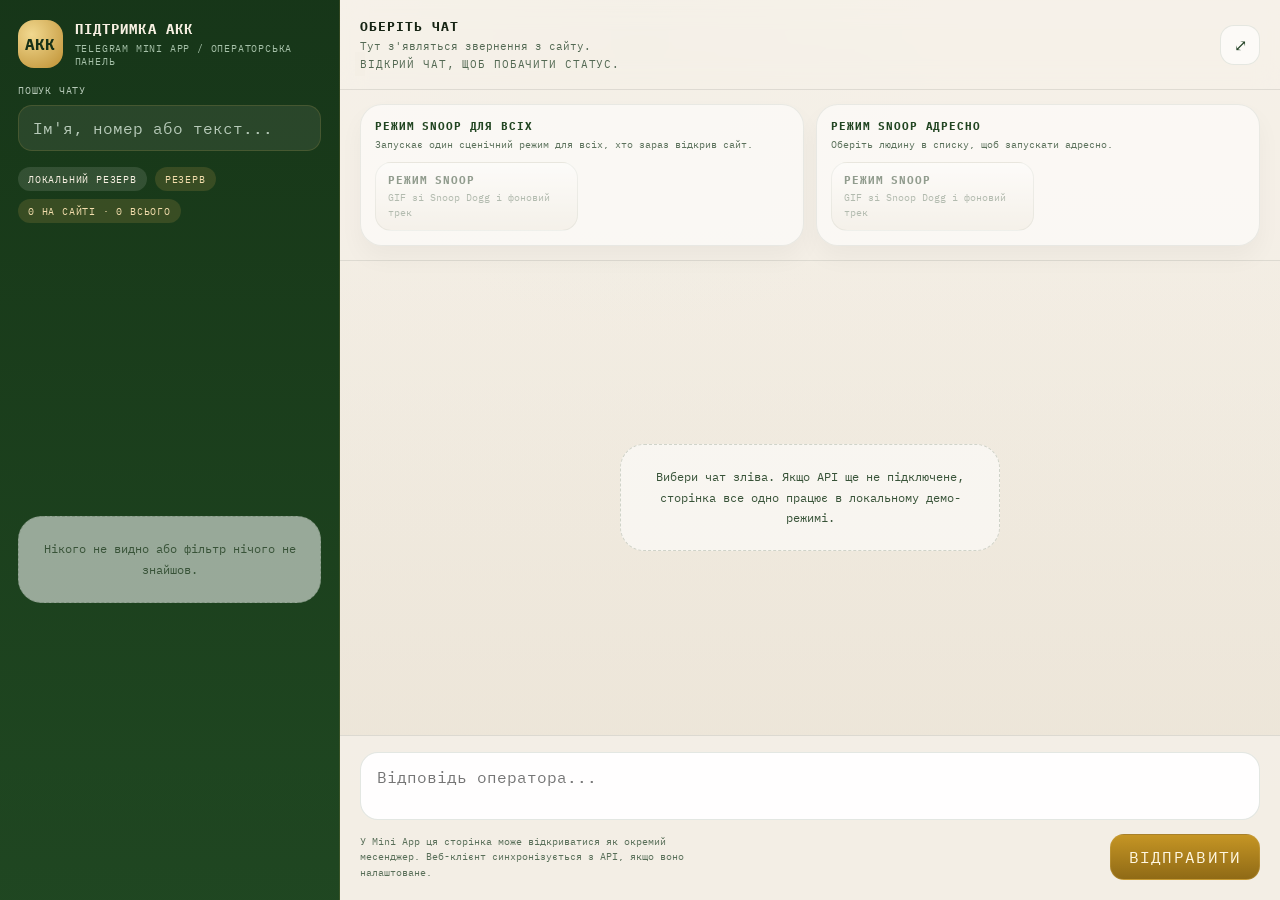
<file: support-admin.html>
<!DOCTYPE html>
<html lang="uk">
<head>
<meta charset="UTF-8">
<meta name="viewport" content="width=device-width, initial-scale=1.0">
<title>Підтримка АКК — Панель оператора</title>
<link rel="icon" type="image/svg+xml" href="assets/site-emblem.svg">
<link rel="preconnect" href="https://fonts.googleapis.com">
<link href="https://fonts.googleapis.com/css2?family=Playfair+Display:wght@400;700;900&family=Source+Serif+4:ital,wght@0,300;0,400;0,600;1,400&family=IBM+Plex+Mono:wght@400;500&display=swap" rel="stylesheet">
<link rel="stylesheet" href="support-admin.css">
</head>
<body>
  <div class="admin-app">
    <aside class="admin-sidebar">
      <div class="admin-brand">
        <div class="admin-brand-badge">АКК</div>
        <div class="admin-brand-copy">
          <strong>Підтримка АКК</strong>
          <span>Telegram Mini App / операторська панель</span>
        </div>
      </div>

      <label class="admin-search">
        <span>Пошук чату</span>
        <input type="search" id="adminSearch" placeholder="Ім'я, номер або текст..." autocomplete="off">
      </label>

      <div class="admin-sidebar-meta">
        <span class="admin-pill" id="adminModeBadge">Підключення</span>
        <span class="admin-pill admin-pill-muted" id="adminSyncBadge">Очікування</span>
        <span class="admin-pill admin-pill-muted" id="adminVisitorsBadge">0 на сайті</span>
      </div>

      <div class="admin-chat-list" id="adminChatList"></div>
    </aside>

    <main class="admin-main">
      <header class="admin-main-header">
        <button type="button" class="admin-back" id="adminBackButton" aria-label="Назад">←</button>
        <div class="admin-chat-headings">
          <strong id="adminChatTitle">Оберіть чат</strong>
          <span id="adminChatMeta">Тут з'являться звернення з сайту.</span>
          <span id="adminPresenceMeta" class="admin-chat-presence">Відкрий чат, щоб побачити статус.</span>
        </div>
        <button type="button" class="admin-expand" id="adminExpandButton" aria-label="Розгорнути">⤢</button>
      </header>

      <section class="admin-controls">
        <div class="admin-control-group">
          <div class="admin-control-copy">
            <strong>Режим Snoop для всіх</strong>
            <span>Запускає один сценічний режим для всіх, хто зараз відкрив сайт.</span>
          </div>
          <div class="admin-prank-grid" id="adminGlobalActions"></div>
        </div>
        <div class="admin-control-group">
          <div class="admin-control-copy">
            <strong>Режим Snoop адресно</strong>
            <span id="adminTargetHint">Оберіть людину в списку, щоб запускати режим точково.</span>
          </div>
          <div class="admin-prank-grid" id="adminTargetActions"></div>
        </div>
      </section>

      <section class="admin-stream" id="adminStream">
        <div class="admin-empty" id="adminEmptyState">
          Вибери чат зліва. Якщо API ще не підключене, сторінка все одно працює в локальному демо-режимі.
        </div>
      </section>

      <form class="admin-compose" id="adminComposeForm">
        <textarea id="adminComposeInput" class="admin-compose-input" placeholder="Відповідь оператора..." maxlength="1200"></textarea>
        <div class="admin-compose-row">
          <div class="admin-compose-hint">У Mini App ця сторінка може відкриватися як окремий месенджер. Веб-клієнт синхронізується з API, якщо воно налаштоване.</div>
          <button type="submit" class="admin-send" id="adminSendButton">Відправити</button>
        </div>
      </form>
    </main>
  </div>

  <script src="https://telegram.org/js/telegram-web-app.js"></script>
  <script src="support-config.js"></script>
  <script type="module" src="support-admin.js"></script>
</body>
</html>
</file>
<file: support-admin.css>
:root {
  --admin-paper: #f5f0e8;
  --admin-paper-deep: #ebe2d4;
  --admin-ink: #162414;
  --admin-green: #1c431f;
  --admin-green-soft: #2d6432;
  --admin-gold: #c8a34d;
  --admin-border: rgba(22, 36, 20, 0.1);
}

* {
  box-sizing: border-box;
}

html,
body {
  min-height: 100%;
}

body {
  margin: 0;
  color: var(--admin-ink);
  font-family: 'IBM Plex Mono', monospace;
  background:
    radial-gradient(circle at top, rgba(212, 232, 212, 0.22), rgba(212, 232, 212, 0) 30%),
    linear-gradient(180deg, #f6f1e8 0%, #ece4d7 100%);
}

button,
input,
textarea {
  font: inherit;
}

.admin-app {
  display: grid;
  grid-template-columns: 340px minmax(0, 1fr);
  min-height: 100dvh;
}

.admin-sidebar {
  display: flex;
  flex-direction: column;
  gap: 16px;
  padding: 20px 18px;
  background:
    linear-gradient(180deg, rgba(18, 50, 20, 0.98) 0%, rgba(27, 68, 30, 0.98) 100%);
  color: #f7f0e2;
  border-right: 1px solid rgba(200, 163, 77, 0.16);
}

.admin-brand {
  display: flex;
  align-items: center;
  gap: 12px;
}

.admin-brand-badge {
  width: 48px;
  height: 48px;
  border-radius: 16px;
  display: grid;
  place-items: center;
  color: #173117;
  font-weight: 700;
  background: radial-gradient(circle at 30% 30%, #f1d88f 0%, #bf9134 100%);
}

.admin-brand-copy strong,
.admin-brand-copy span {
  display: block;
}

.admin-brand-copy strong {
  font-size: 14px;
  letter-spacing: 0.08em;
  text-transform: uppercase;
}

.admin-brand-copy span {
  margin-top: 4px;
  font-size: 10px;
  letter-spacing: 0.08em;
  text-transform: uppercase;
  color: #a6c1a9;
}

.admin-search {
  display: block;
}

.admin-search span {
  display: block;
  margin-bottom: 8px;
  font-size: 10px;
  letter-spacing: 0.08em;
  text-transform: uppercase;
  color: #b7cab9;
}

.admin-search input {
  width: 100%;
  min-height: 46px;
  padding: 0 14px;
  border: 1px solid rgba(200, 163, 77, 0.18);
  border-radius: 14px;
  background: rgba(245, 240, 232, 0.08);
  color: #f7f0e2;
  outline: none;
}

.admin-search input::placeholder {
  color: #b7cab9;
}

.admin-sidebar-meta {
  display: flex;
  gap: 8px;
  flex-wrap: wrap;
}

.admin-pill {
  display: inline-flex;
  align-items: center;
  min-height: 24px;
  padding: 0 10px;
  border-radius: 999px;
  background: rgba(245, 240, 232, 0.12);
  color: #f7f0e2;
  font-size: 10px;
  letter-spacing: 0.08em;
  text-transform: uppercase;
}

.admin-pill-muted {
  background: rgba(200, 163, 77, 0.18);
  color: #f2ddac;
}

.admin-chat-list {
  flex: 1;
  min-height: 0;
  overflow: auto;
  display: flex;
  flex-direction: column;
  gap: 8px;
}

.admin-chat-card {
  border: 1px solid rgba(245, 240, 232, 0.08);
  border-radius: 18px;
  background: rgba(245, 240, 232, 0.06);
  color: inherit;
  padding: 14px;
  cursor: pointer;
  transition: transform 0.16s ease, border-color 0.16s ease, background 0.16s ease;
}

.admin-chat-card:hover,
.admin-chat-card:focus-visible,
.admin-chat-card.active {
  transform: translateY(-1px);
  border-color: rgba(200, 163, 77, 0.4);
  background: rgba(245, 240, 232, 0.1);
}

.admin-chat-row,
.admin-chat-meta {
  display: flex;
  align-items: center;
  justify-content: space-between;
  gap: 12px;
}

.admin-chat-row strong {
  font-size: 12px;
  letter-spacing: 0.05em;
  text-transform: uppercase;
}

.admin-chat-status {
  display: inline-flex;
  align-items: center;
  gap: 6px;
  color: #b8cfb6;
  font-size: 10px;
  letter-spacing: 0.06em;
  text-transform: uppercase;
}

.admin-chat-status::before,
.admin-chat-presence::before {
  content: '';
  width: 8px;
  height: 8px;
  border-radius: 999px;
  background: rgba(193, 206, 186, 0.35);
  box-shadow: 0 0 0 5px rgba(193, 206, 186, 0.06);
}

.admin-chat-status.online::before,
.admin-chat-presence.online::before {
  background: #8ef58e;
  box-shadow: 0 0 0 5px rgba(142, 245, 142, 0.12);
}

.admin-chat-status.typing::before,
.admin-chat-presence.typing::before {
  background: #f1d88f;
  box-shadow: 0 0 0 5px rgba(241, 216, 143, 0.14);
}

.admin-chat-preview {
  margin-top: 8px;
  font-size: 11px;
  line-height: 1.55;
  color: #cbdbc8;
}

.admin-unread {
  min-width: 22px;
  height: 22px;
  border-radius: 999px;
  display: inline-grid;
  place-items: center;
  background: #f1d88f;
  color: #173117;
  font-size: 10px;
  font-weight: 700;
}

.admin-main {
  min-width: 0;
  display: flex;
  flex-direction: column;
  background: linear-gradient(180deg, rgba(255, 255, 255, 0.16) 0%, rgba(235, 228, 214, 0.64) 100%);
}

.admin-main-header {
  display: flex;
  align-items: center;
  gap: 12px;
  padding: 18px 20px;
  border-bottom: 1px solid var(--admin-border);
  background: rgba(245, 240, 232, 0.72);
  backdrop-filter: blur(12px);
}

.admin-back,
.admin-expand {
  width: 40px;
  height: 40px;
  border: 1px solid rgba(26, 58, 26, 0.1);
  border-radius: 14px;
  background: rgba(255, 255, 255, 0.66);
  color: #244326;
  cursor: pointer;
}

.admin-back {
  display: none;
}

.admin-chat-headings {
  min-width: 0;
  flex: 1;
}

.admin-chat-headings strong,
.admin-chat-headings span {
  display: block;
}

.admin-chat-headings strong {
  font-size: 13px;
  letter-spacing: 0.08em;
  text-transform: uppercase;
  white-space: nowrap;
  overflow: hidden;
  text-overflow: ellipsis;
}

.admin-chat-headings span {
  margin-top: 4px;
  color: #536953;
  font-size: 11px;
}

.admin-chat-presence {
  display: inline-flex;
  align-items: center;
  gap: 8px;
  margin-top: 8px;
  color: #2f4f31;
  font-size: 10px;
  letter-spacing: 0.08em;
  text-transform: uppercase;
}

.admin-controls {
  display: grid;
  grid-template-columns: repeat(2, minmax(0, 1fr));
  gap: 12px;
  padding: 14px 20px;
  border-bottom: 1px solid var(--admin-border);
  background: rgba(245, 240, 232, 0.72);
}

.admin-control-group {
  display: grid;
  gap: 10px;
  padding: 14px;
  border: 1px solid rgba(26, 58, 26, 0.08);
  border-radius: 22px;
  background: rgba(255, 255, 255, 0.55);
  box-shadow: 0 12px 24px rgba(15, 26, 14, 0.04);
}

.admin-control-copy strong,
.admin-control-copy span {
  display: block;
}

.admin-control-copy strong {
  font-size: 11px;
  letter-spacing: 0.08em;
  text-transform: uppercase;
  color: #214521;
}

.admin-control-copy span {
  margin-top: 4px;
  color: #5b715b;
  font-size: 10px;
  line-height: 1.5;
}

.admin-prank-grid {
  display: grid;
  grid-template-columns: repeat(2, minmax(0, 1fr));
  gap: 8px;
}

.admin-prank-button {
  min-height: 54px;
  padding: 10px 12px;
  border: 1px solid rgba(26, 58, 26, 0.12);
  border-radius: 16px;
  background: linear-gradient(180deg, rgba(255, 255, 255, 0.92) 0%, rgba(236, 230, 218, 0.92) 100%);
  color: #173117;
  text-align: left;
  cursor: pointer;
  transition: transform 0.18s ease, border-color 0.18s ease, box-shadow 0.18s ease, opacity 0.18s ease;
}

.admin-prank-button:hover,
.admin-prank-button:focus-visible {
  transform: translateY(-1px);
  border-color: rgba(200, 163, 77, 0.34);
  box-shadow: 0 10px 20px rgba(15, 26, 14, 0.08);
}

.admin-prank-button:disabled {
  opacity: 0.46;
  cursor: not-allowed;
  transform: none;
  box-shadow: none;
}

.admin-prank-button strong,
.admin-prank-button span {
  display: block;
}

.admin-prank-button strong {
  font-size: 11px;
  letter-spacing: 0.08em;
  text-transform: uppercase;
}

.admin-prank-button span {
  margin-top: 4px;
  color: #5f745f;
  font-size: 10px;
  line-height: 1.45;
}

.admin-stream {
  flex: 1;
  min-height: 0;
  overflow: auto;
  padding: 20px;
  display: flex;
  flex-direction: column;
  gap: 12px;
}

.admin-empty {
  margin: auto;
  max-width: 380px;
  padding: 22px;
  border-radius: 24px;
  border: 1px dashed rgba(26, 58, 26, 0.18);
  background: rgba(255, 255, 255, 0.55);
  text-align: center;
  font-size: 12px;
  line-height: 1.7;
  color: #385338;
}

.admin-day {
  align-self: center;
  padding: 6px 12px;
  border-radius: 999px;
  background: rgba(26, 58, 26, 0.06);
  color: #395739;
  font-size: 10px;
  letter-spacing: 0.08em;
  text-transform: uppercase;
}

.admin-message-row {
  display: flex;
}

.admin-message-row.support {
  justify-content: flex-end;
}

.admin-message-bubble {
  position: relative;
  max-width: min(78%, 620px);
  padding: 14px 16px;
  border-radius: 20px;
  box-shadow: 0 10px 24px rgba(15, 26, 14, 0.08);
}

.admin-message-row.visitor .admin-message-bubble {
  background: #ffffff;
  border: 1px solid rgba(26, 58, 26, 0.08);
  border-bottom-left-radius: 8px;
}

.admin-message-row.support .admin-message-bubble {
  color: #f7f0e2;
  background: linear-gradient(180deg, rgba(33, 84, 36, 0.96) 0%, rgba(22, 58, 24, 0.96) 100%);
  border-bottom-right-radius: 8px;
}

.admin-message-author {
  margin-bottom: 6px;
  font-size: 10px;
  letter-spacing: 0.06em;
  text-transform: uppercase;
  opacity: 0.7;
}

.admin-message-text {
  font-family: 'Source Serif 4', Georgia, serif;
  font-size: 17px;
  line-height: 1.58;
  white-space: pre-wrap;
  word-break: break-word;
}

.admin-message-time {
  margin-top: 8px;
  font-size: 10px;
  opacity: 0.62;
}

.admin-message-actions {
  display: flex;
  align-items: center;
  justify-content: space-between;
  gap: 10px;
  margin-top: 8px;
}

.admin-message-delete {
  appearance: none;
  border: 1px solid rgba(153, 31, 31, 0.16);
  border-radius: 999px;
  background: rgba(153, 31, 31, 0.08);
  color: #8a2323;
  padding: 4px 10px;
  font-size: 10px;
  letter-spacing: 0.08em;
  text-transform: uppercase;
  cursor: pointer;
  transition: background 0.18s ease, transform 0.18s ease;
}

.admin-message-delete:hover,
.admin-message-delete:focus-visible {
  background: rgba(153, 31, 31, 0.14);
  transform: translateY(-1px);
}

.admin-message-bubble.deleted {
  border-style: dashed;
  box-shadow: none;
  opacity: 0.84;
}

.admin-message-bubble.deleted .admin-message-text {
  font-style: italic;
}

.admin-message-bubble.deleted .admin-message-delete {
  display: none;
}

.admin-message-bubble-typing {
  min-width: 96px;
}

.admin-typing-dots {
  display: inline-flex;
  gap: 6px;
  align-items: center;
  min-height: 18px;
}

.admin-typing-dots span {
  width: 8px;
  height: 8px;
  border-radius: 999px;
  background: rgba(32, 55, 33, 0.45);
  animation: adminTyping 0.9s ease-in-out infinite;
}

.admin-typing-dots span:nth-child(2) {
  animation-delay: 0.12s;
}

.admin-typing-dots span:nth-child(3) {
  animation-delay: 0.24s;
}

.admin-compose {
  padding: 16px 20px 20px;
  border-top: 1px solid var(--admin-border);
  background: rgba(245, 240, 232, 0.86);
}

.admin-compose-input {
  width: 100%;
  min-height: 58px;
  max-height: 180px;
  resize: none;
  padding: 14px 16px;
  border: 1px solid rgba(26, 58, 26, 0.12);
  border-radius: 18px;
  background: rgba(255, 255, 255, 0.94);
  color: var(--admin-ink);
  outline: none;
}

.admin-compose-input:focus {
  border-color: rgba(45, 100, 50, 0.42);
  box-shadow: 0 0 0 4px rgba(122, 184, 122, 0.12);
}

.admin-compose-row {
  display: flex;
  align-items: center;
  justify-content: space-between;
  gap: 14px;
  margin-top: 10px;
}

.admin-compose-hint {
  max-width: 360px;
  color: #596f59;
  font-size: 10px;
  line-height: 1.55;
}

.admin-send {
  min-width: 150px;
  min-height: 46px;
  padding: 0 16px;
  border: 1px solid rgba(200, 163, 77, 0.4);
  border-radius: 14px;
  background: linear-gradient(180deg, rgba(196, 147, 32, 0.98) 0%, rgba(141, 103, 17, 0.98) 100%);
  color: #fff7e1;
  cursor: pointer;
  letter-spacing: 0.08em;
  text-transform: uppercase;
}

.admin-send:disabled {
  opacity: 0.6;
  cursor: wait;
}

@keyframes adminTyping {
  0%, 80%, 100% {
    transform: translateY(0);
    opacity: 0.32;
  }
  40% {
    transform: translateY(-3px);
    opacity: 1;
  }
}

@media (max-width: 920px) {
  .admin-app {
    grid-template-columns: 1fr;
  }

  .admin-controls {
    grid-template-columns: 1fr;
  }

  .admin-back {
    display: inline-grid;
    place-items: center;
  }

  .admin-compose-row {
    flex-direction: column;
    align-items: stretch;
  }

  .admin-compose-hint,
  .admin-send {
    max-width: none;
    width: 100%;
  }

  .admin-message-bubble {
    max-width: 88%;
  }

  .admin-prank-grid {
    grid-template-columns: 1fr 1fr;
  }
}
</file>
